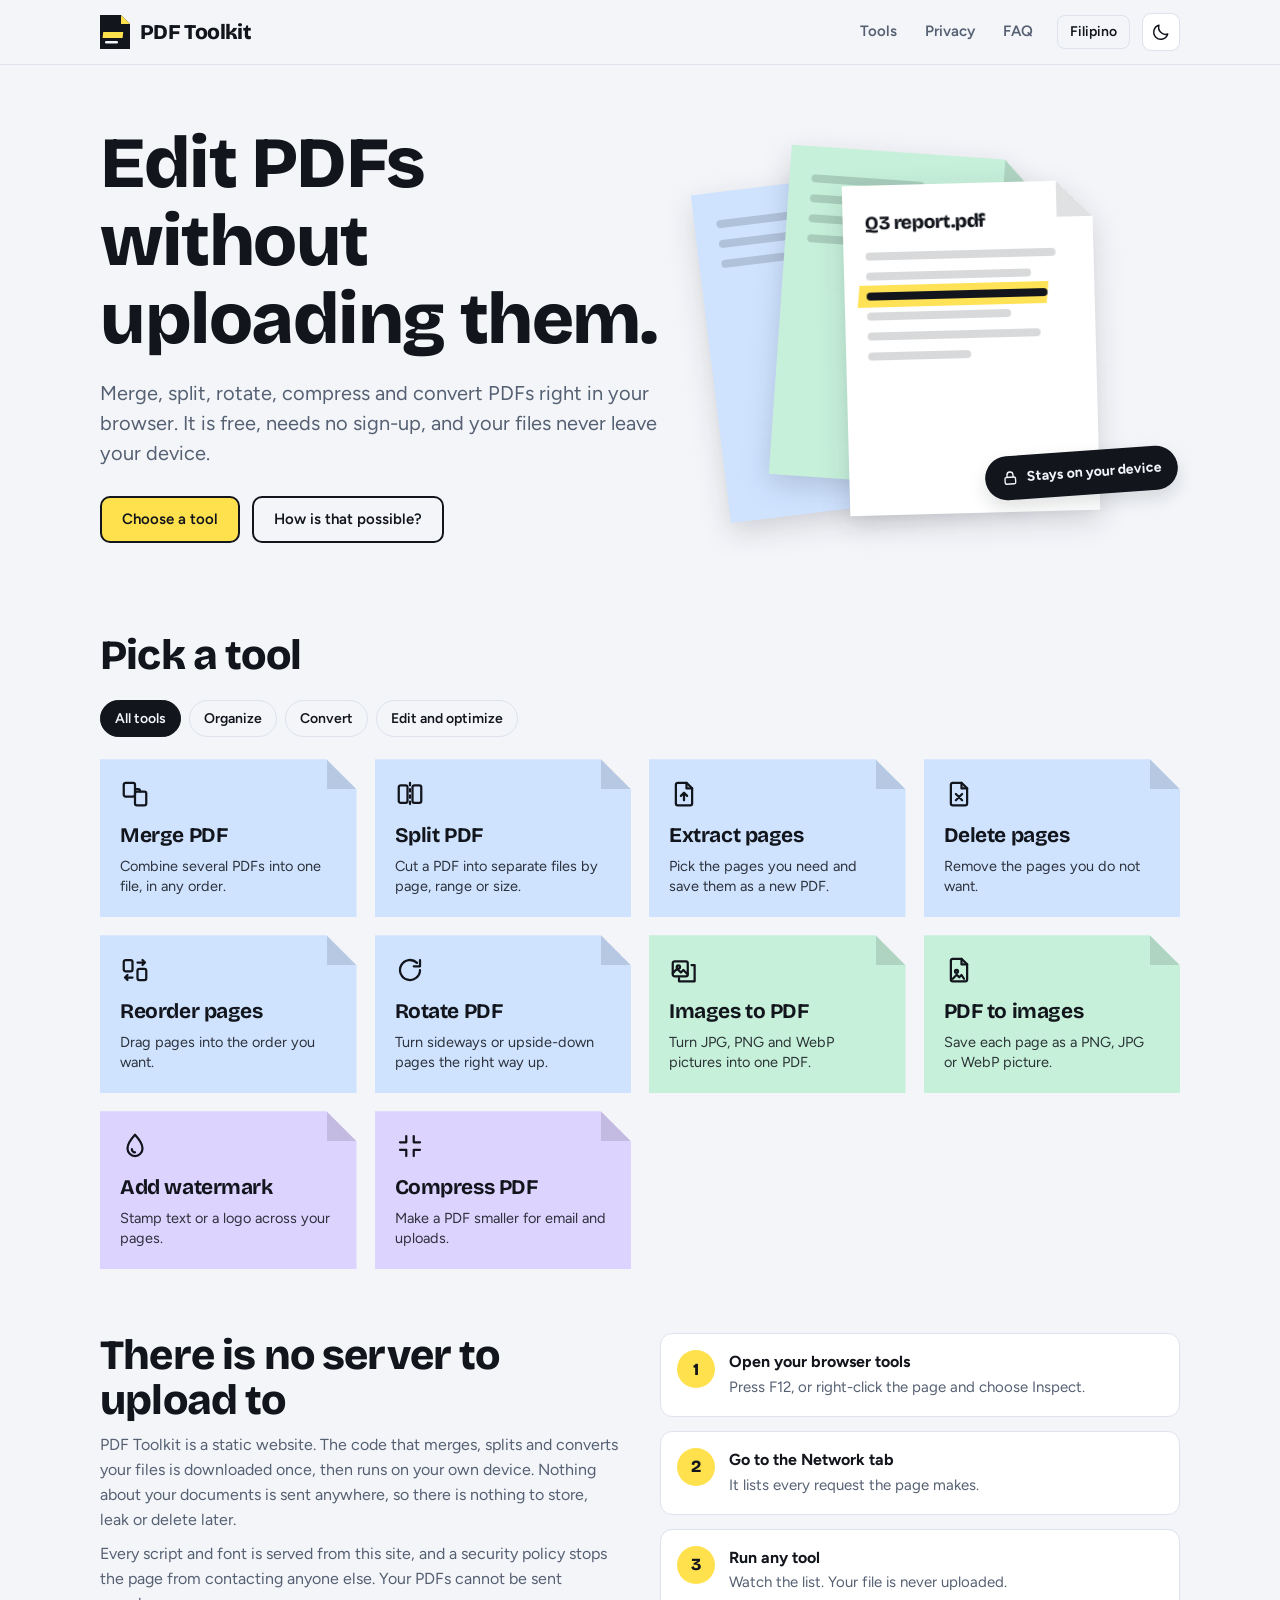
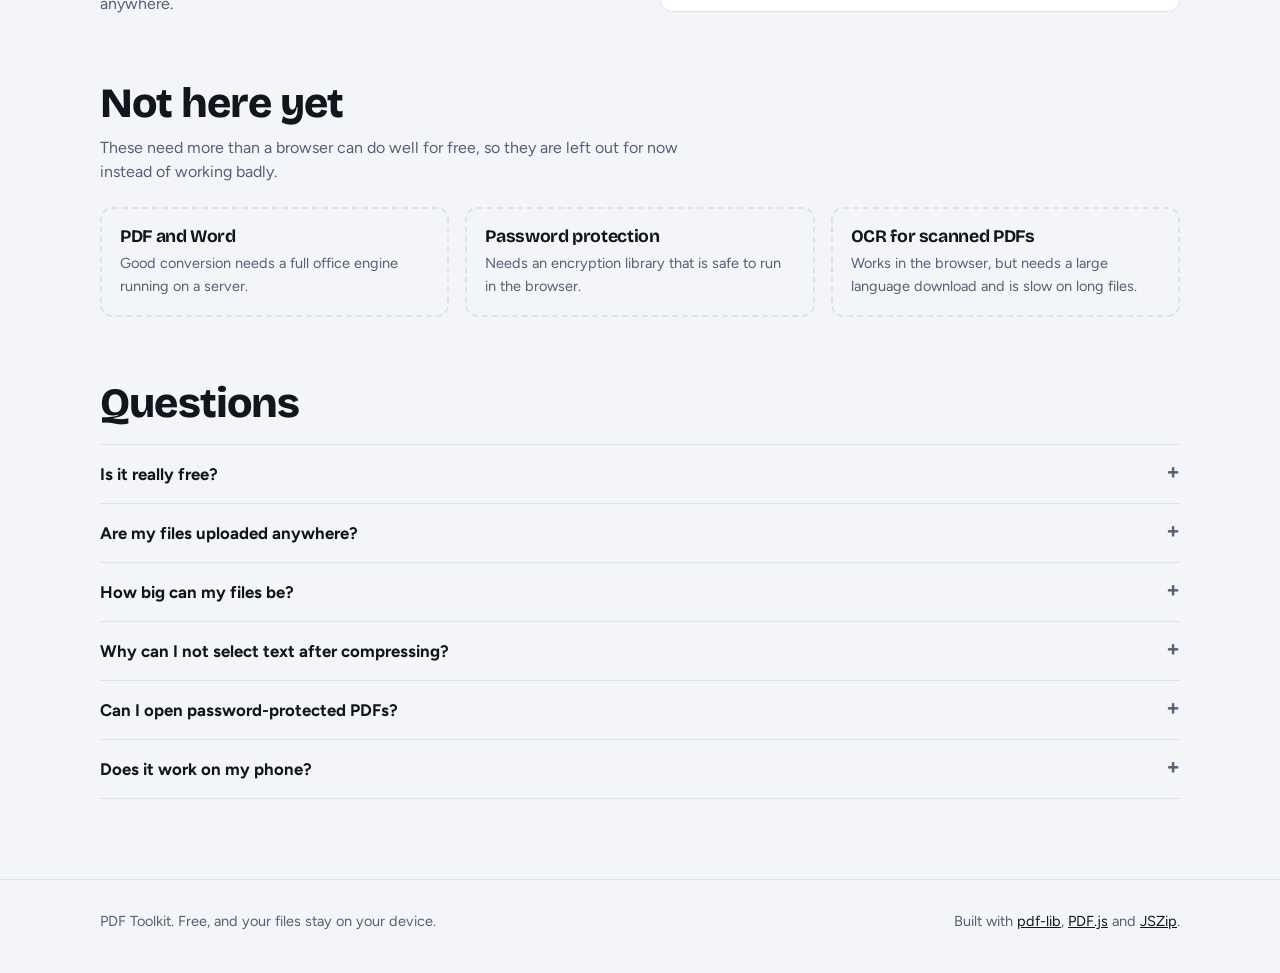
<file: index.html>
<!DOCTYPE html>
<html lang="en">
<head>
<meta charset="utf-8">
<meta http-equiv="Content-Security-Policy" content="default-src 'self'; script-src 'self'; style-src 'self'; img-src 'self' data: blob:; font-src 'self'; connect-src 'self'; worker-src 'self' blob:; object-src 'none'; base-uri 'self'; form-action 'none'">
<meta name="viewport" content="width=device-width, initial-scale=1, viewport-fit=cover">
<meta name="color-scheme" content="light dark">
<title>PDF Toolkit: free PDF tools that run in your browser</title>
<meta name="description" content="Merge, split, rotate, compress and convert PDFs for free. Everything runs in your browser, so your files never leave your device.">
<meta property="og:type" content="website">
<meta property="og:site_name" content="PDF Toolkit">
<meta property="og:title" content="PDF Toolkit: free PDF tools that run in your browser">
<meta property="og:description" content="Merge, split, rotate, compress and convert PDFs for free. Everything runs in your browser, so your files never leave your device.">
<meta name="twitter:card" content="summary">
<meta name="theme-color" content="#f3f5f9" media="(prefers-color-scheme: light)">
<meta name="theme-color" content="#0e1116" media="(prefers-color-scheme: dark)">
<link rel="manifest" href="manifest.webmanifest">
<link rel="icon" type="image/png" sizes="32x32" href="icons/favicon-32.png">
<link rel="icon" type="image/png" sizes="192x192" href="icons/icon-192.png">
<link rel="apple-touch-icon" href="icons/apple-touch-icon.png">
<link rel="preload" href="fonts/bricolage-grotesque-latin-wght-normal.woff2" as="font" type="font/woff2" crossorigin>
<link rel="stylesheet" href="css/style.css">
<script type="application/ld+json">{"@context":"https://schema.org","@type":"WebApplication","name":"PDF Toolkit","description":"Merge, split, rotate, compress and convert PDFs for free. Everything runs in your browser, so your files never leave your device.","applicationCategory":"UtilitiesApplication","operatingSystem":"Any","browserRequirements":"Requires a modern web browser","offers":{"@type":"Offer","price":"0","priceCurrency":"USD"}}</script>
</head>
<body>
<noscript><div class="banner">PDF Toolkit needs JavaScript to process files in your browser.</div></noscript>
<div id="app">
<main class="wrap hero" id="main">
<div>
<h1>Edit PDFs without uploading them.</h1>
<p class="lede">Merge, split, rotate, compress and convert PDFs right in your browser. It is free, needs no sign-up, and your files never leave your device.</p>
</div>
</main>
<section class="wrap section">
<h2>Pick a tool</h2>
<div class="grid">
<a class="tile tint-sky" href="merge/"><h3>Merge PDF</h3><p>Combine several PDFs into one file, in any order.</p></a>
<a class="tile tint-sky" href="split/"><h3>Split PDF</h3><p>Cut a PDF into separate files by page, range or size.</p></a>
<a class="tile tint-sky" href="extract/"><h3>Extract pages</h3><p>Pick the pages you need and save them as a new PDF.</p></a>
<a class="tile tint-sky" href="delete/"><h3>Delete pages</h3><p>Remove the pages you do not want.</p></a>
<a class="tile tint-sky" href="reorder/"><h3>Reorder pages</h3><p>Drag pages into the order you want.</p></a>
<a class="tile tint-sky" href="rotate/"><h3>Rotate PDF</h3><p>Turn sideways or upside-down pages the right way up.</p></a>
<a class="tile tint-mint" href="images-to-pdf/"><h3>Images to PDF</h3><p>Turn JPG, PNG and WebP pictures into one PDF.</p></a>
<a class="tile tint-mint" href="pdf-to-images/"><h3>PDF to images</h3><p>Save each page as a PNG, JPG or WebP picture.</p></a>
<a class="tile tint-lilac" href="watermark/"><h3>Add watermark</h3><p>Stamp text or a logo across your pages.</p></a>
<a class="tile tint-lilac" href="compress/"><h3>Compress PDF</h3><p>Make a PDF smaller for email and uploads.</p></a>
</div>
</section>
</div>
<div id="toasts" aria-live="polite"></div>

<script src="vendor/pdf-lib.min.js"></script>
<script src="vendor/pdf.min.js"></script>
<script src="vendor/jszip.min.js"></script>
<script src="js/i18n.js"></script>
<script src="js/lang/fil.js"></script>
<script src="js/config.js"></script>
<script src="js/tools-meta.js"></script>
<script src="js/app.js"></script>
</body>
</html>
</file>
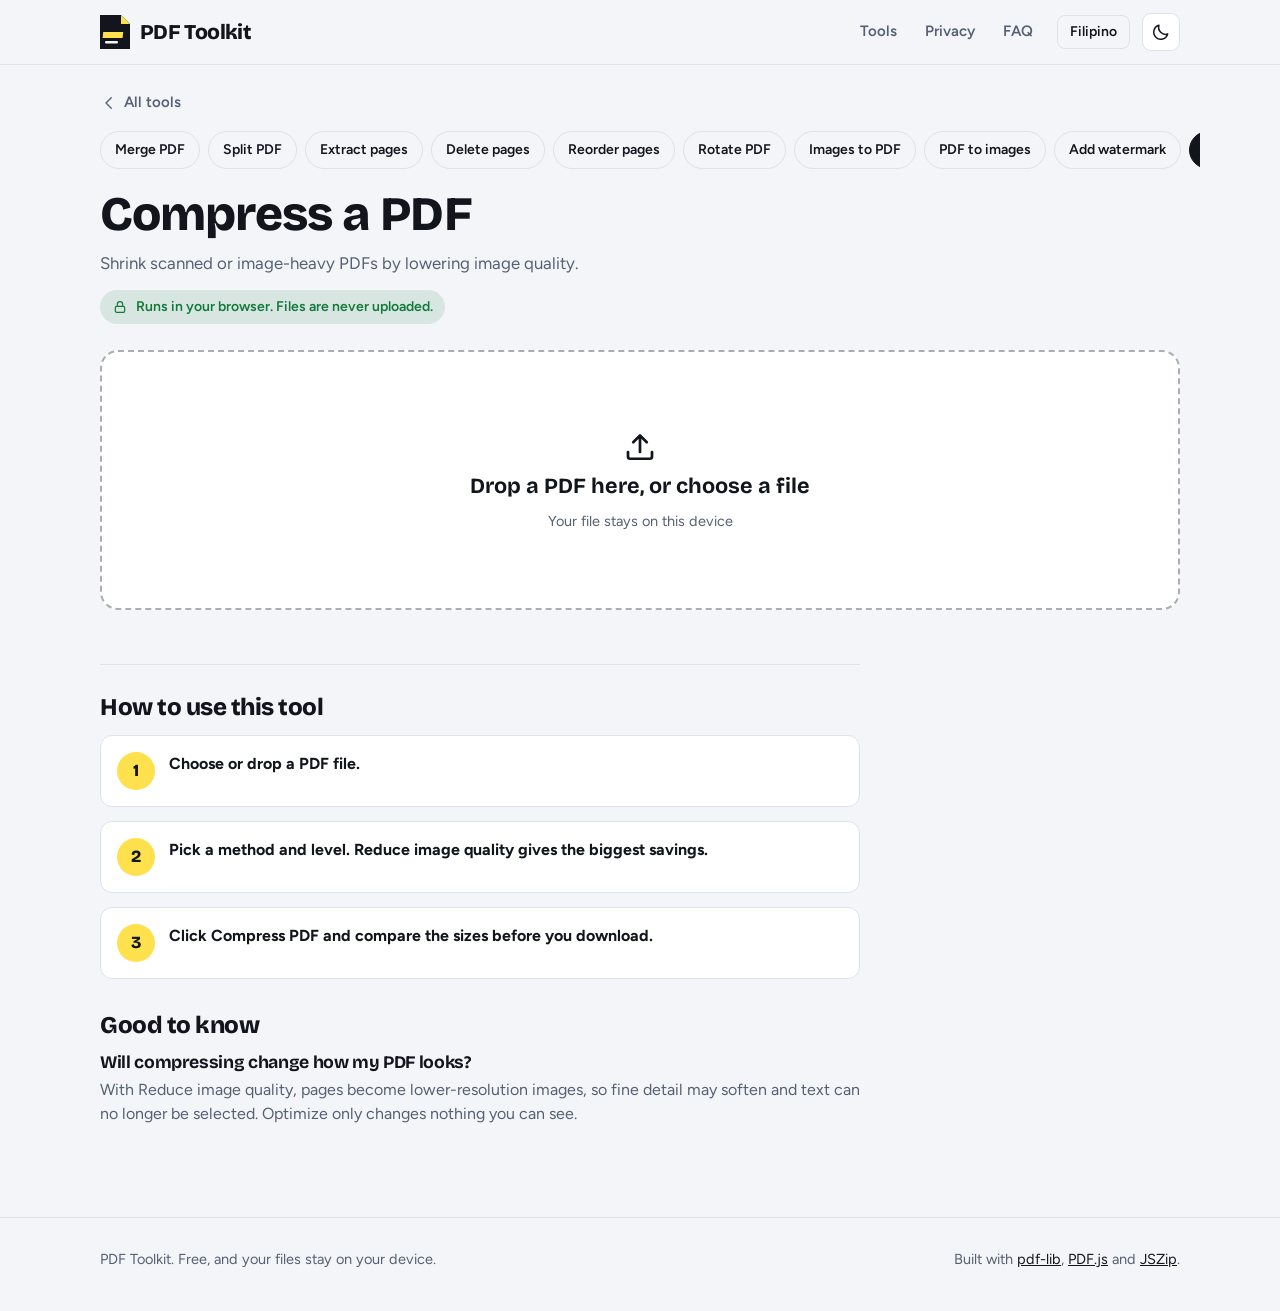
<file: compress/index.html>
<!DOCTYPE html>
<html lang="en">
<head>
<meta charset="utf-8">
<meta http-equiv="Content-Security-Policy" content="default-src 'self'; script-src 'self'; style-src 'self'; img-src 'self' data: blob:; font-src 'self'; connect-src 'self'; worker-src 'self' blob:; object-src 'none'; base-uri 'self'; form-action 'none'">
<meta name="viewport" content="width=device-width, initial-scale=1, viewport-fit=cover">
<meta name="color-scheme" content="light dark">
<title>Compress a PDF to a smaller size: free and private | PDF Toolkit</title>
<meta name="description" content="Make a PDF smaller for email and uploads. Free, private, and it runs in your browser with no upload.">
<meta property="og:type" content="website">
<meta property="og:site_name" content="PDF Toolkit">
<meta property="og:title" content="Compress a PDF to a smaller size: free and private | PDF Toolkit">
<meta property="og:description" content="Make a PDF smaller for email and uploads. Free, private, and it runs in your browser with no upload.">
<meta name="twitter:card" content="summary">
<meta name="theme-color" content="#f3f5f9" media="(prefers-color-scheme: light)">
<meta name="theme-color" content="#0e1116" media="(prefers-color-scheme: dark)">
<link rel="manifest" href="../manifest.webmanifest">
<link rel="icon" type="image/png" sizes="32x32" href="../icons/favicon-32.png">
<link rel="icon" type="image/png" sizes="192x192" href="../icons/icon-192.png">
<link rel="apple-touch-icon" href="../icons/apple-touch-icon.png">
<link rel="preload" href="../fonts/bricolage-grotesque-latin-wght-normal.woff2" as="font" type="font/woff2" crossorigin>
<link rel="stylesheet" href="../css/style.css">
<script type="application/ld+json">{"@context":"https://schema.org","@type":"WebApplication","name":"Compress PDF","description":"Make a PDF smaller for email and uploads. Free, private, and it runs in your browser with no upload.","applicationCategory":"UtilitiesApplication","operatingSystem":"Any","browserRequirements":"Requires a modern web browser","offers":{"@type":"Offer","price":"0","priceCurrency":"USD"}}</script>
</head>
<body>
<noscript><div class="banner">PDF Toolkit needs JavaScript to process files in your browser.</div></noscript>
<div id="app">
<main class="wrap tool" id="main">
<a class="back" href="../">All tools</a>
<h1>Compress a PDF</h1>
<p class="lede small">Shrink scanned or image-heavy PDFs by lowering image quality.</p>
<section class="tool-info">
<h2>How to use this tool</h2>
<ol class="steps">
<li><div><strong>Choose or drop a PDF file.</strong></div></li>
<li><div><strong>Pick a method and level. Reduce image quality gives the biggest savings.</strong></div></li>
<li><div><strong>Click Compress PDF and compare the sizes before you download.</strong></div></li>
</ol>
<h2>Good to know</h2>
<h3>Will compressing change how my PDF looks?</h3>
<p class="sub">With Reduce image quality, pages become lower-resolution images, so fine detail may soften and text can no longer be selected. Optimize only changes nothing you can see.</p>
</section>
</main>
</div>
<div id="toasts" aria-live="polite"></div>

<script src="../vendor/pdf-lib.min.js"></script>
<script src="../vendor/pdf.min.js"></script>
<script src="../vendor/jszip.min.js"></script>
<script src="../js/i18n.js"></script>
<script src="../js/lang/fil.js"></script>
<script src="../js/config.js"></script>
<script src="../js/tools-meta.js"></script>
<script src="../js/app.js"></script>
</body>
</html>
</file>
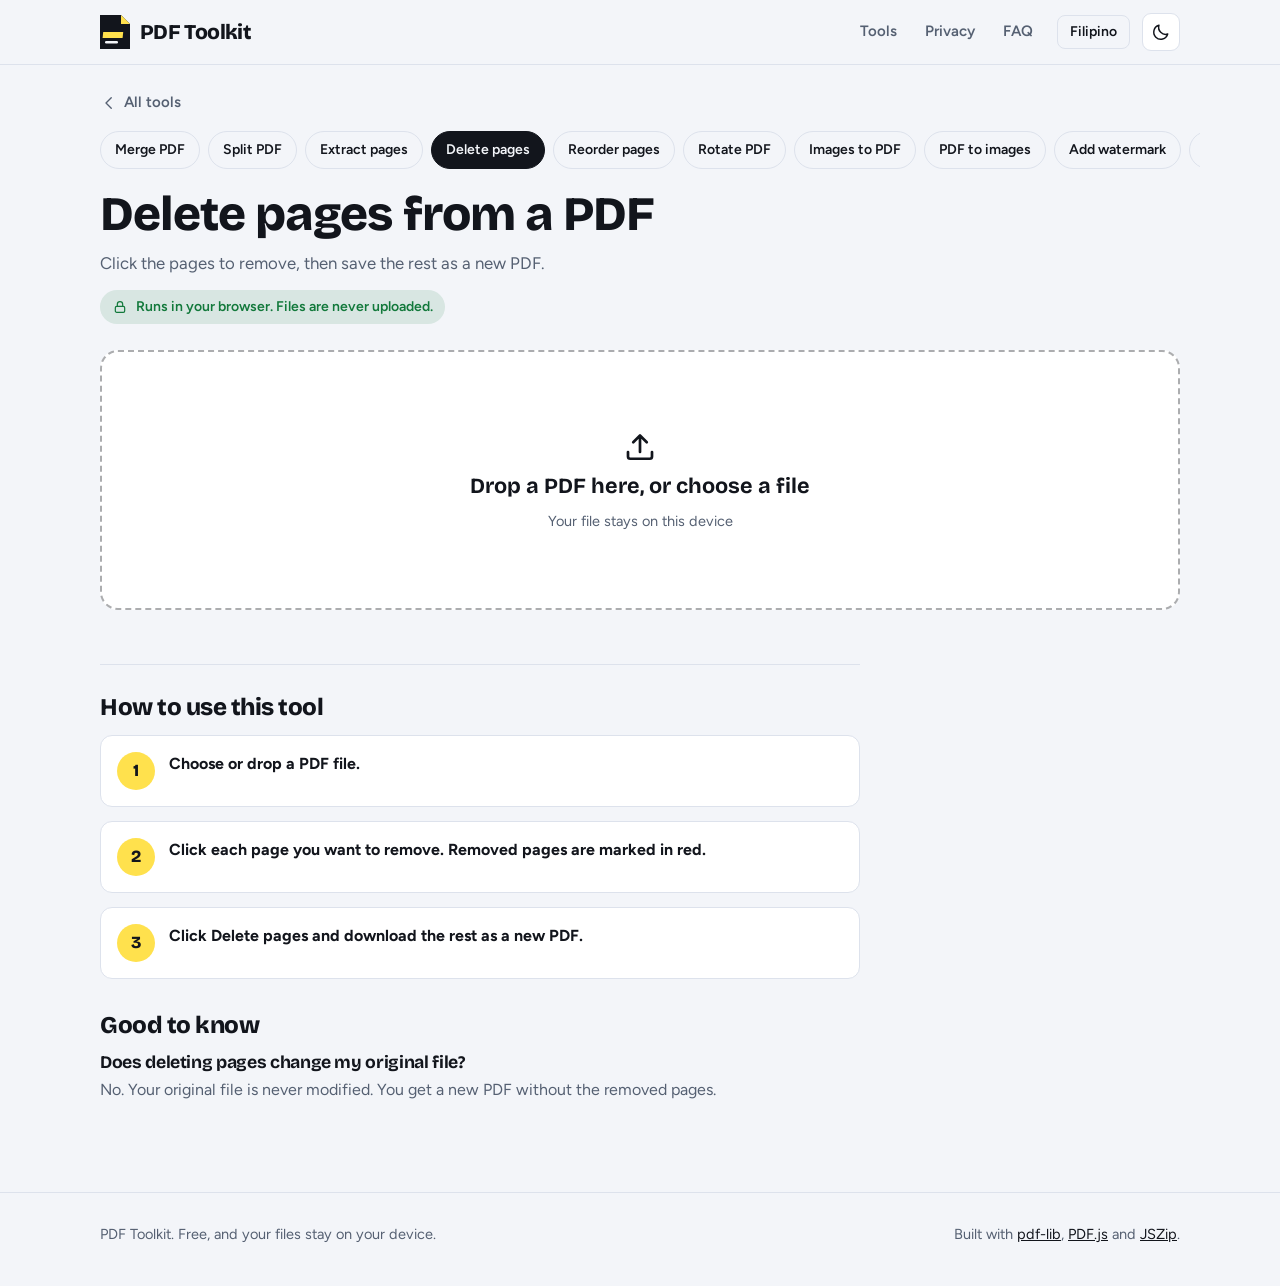
<file: delete/index.html>
<!DOCTYPE html>
<html lang="en">
<head>
<meta charset="utf-8">
<meta http-equiv="Content-Security-Policy" content="default-src 'self'; script-src 'self'; style-src 'self'; img-src 'self' data: blob:; font-src 'self'; connect-src 'self'; worker-src 'self' blob:; object-src 'none'; base-uri 'self'; form-action 'none'">
<meta name="viewport" content="width=device-width, initial-scale=1, viewport-fit=cover">
<meta name="color-scheme" content="light dark">
<title>Delete pages from a PDF: free and private | PDF Toolkit</title>
<meta name="description" content="Remove unwanted pages from a PDF for free. Your file never leaves your device.">
<meta property="og:type" content="website">
<meta property="og:site_name" content="PDF Toolkit">
<meta property="og:title" content="Delete pages from a PDF: free and private | PDF Toolkit">
<meta property="og:description" content="Remove unwanted pages from a PDF for free. Your file never leaves your device.">
<meta name="twitter:card" content="summary">
<meta name="theme-color" content="#f3f5f9" media="(prefers-color-scheme: light)">
<meta name="theme-color" content="#0e1116" media="(prefers-color-scheme: dark)">
<link rel="manifest" href="../manifest.webmanifest">
<link rel="icon" type="image/png" sizes="32x32" href="../icons/favicon-32.png">
<link rel="icon" type="image/png" sizes="192x192" href="../icons/icon-192.png">
<link rel="apple-touch-icon" href="../icons/apple-touch-icon.png">
<link rel="preload" href="../fonts/bricolage-grotesque-latin-wght-normal.woff2" as="font" type="font/woff2" crossorigin>
<link rel="stylesheet" href="../css/style.css">
<script type="application/ld+json">{"@context":"https://schema.org","@type":"WebApplication","name":"Delete pages","description":"Remove unwanted pages from a PDF for free. Your file never leaves your device.","applicationCategory":"UtilitiesApplication","operatingSystem":"Any","browserRequirements":"Requires a modern web browser","offers":{"@type":"Offer","price":"0","priceCurrency":"USD"}}</script>
</head>
<body>
<noscript><div class="banner">PDF Toolkit needs JavaScript to process files in your browser.</div></noscript>
<div id="app">
<main class="wrap tool" id="main">
<a class="back" href="../">All tools</a>
<h1>Delete pages from a PDF</h1>
<p class="lede small">Click the pages to remove, then save the rest as a new PDF.</p>
<section class="tool-info">
<h2>How to use this tool</h2>
<ol class="steps">
<li><div><strong>Choose or drop a PDF file.</strong></div></li>
<li><div><strong>Click each page you want to remove. Removed pages are marked in red.</strong></div></li>
<li><div><strong>Click Delete pages and download the rest as a new PDF.</strong></div></li>
</ol>
<h2>Good to know</h2>
<h3>Does deleting pages change my original file?</h3>
<p class="sub">No. Your original file is never modified. You get a new PDF without the removed pages.</p>
</section>
</main>
</div>
<div id="toasts" aria-live="polite"></div>

<script src="../vendor/pdf-lib.min.js"></script>
<script src="../vendor/pdf.min.js"></script>
<script src="../vendor/jszip.min.js"></script>
<script src="../js/i18n.js"></script>
<script src="../js/lang/fil.js"></script>
<script src="../js/config.js"></script>
<script src="../js/tools-meta.js"></script>
<script src="../js/app.js"></script>
</body>
</html>
</file>
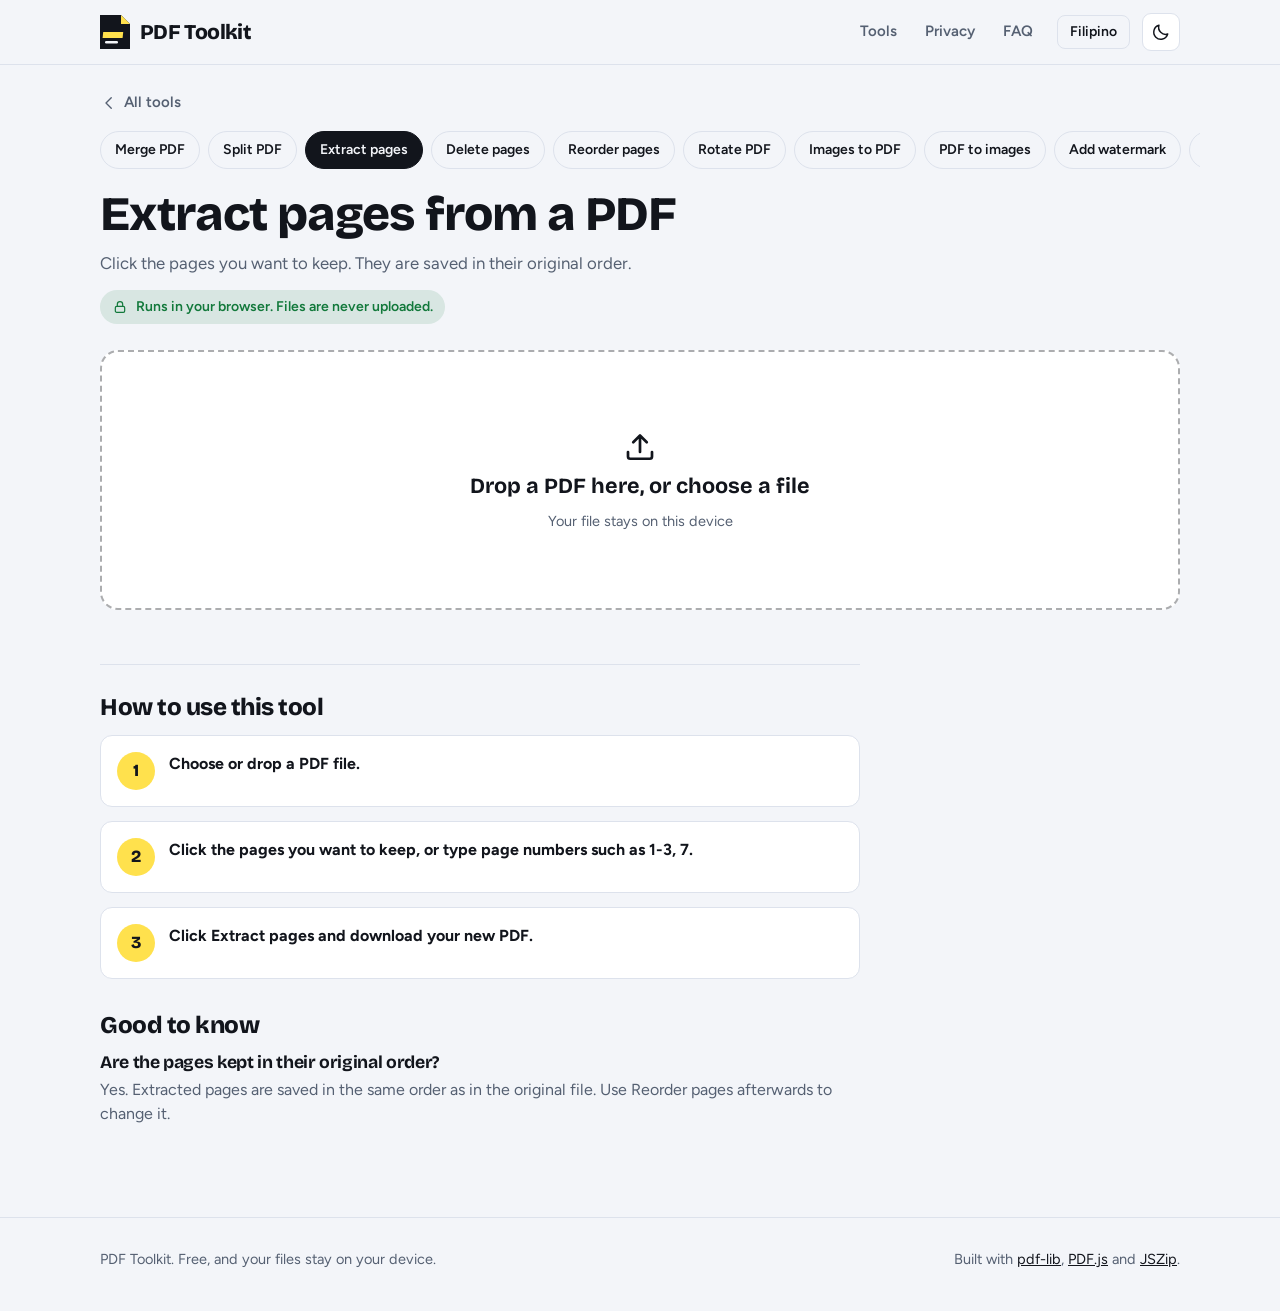
<file: extract/index.html>
<!DOCTYPE html>
<html lang="en">
<head>
<meta charset="utf-8">
<meta http-equiv="Content-Security-Policy" content="default-src 'self'; script-src 'self'; style-src 'self'; img-src 'self' data: blob:; font-src 'self'; connect-src 'self'; worker-src 'self' blob:; object-src 'none'; base-uri 'self'; form-action 'none'">
<meta name="viewport" content="width=device-width, initial-scale=1, viewport-fit=cover">
<meta name="color-scheme" content="light dark">
<title>Extract pages from a PDF: free and private | PDF Toolkit</title>
<meta name="description" content="Pick pages from a PDF and save them as a new file. Free, no upload, and it works right in your browser.">
<meta property="og:type" content="website">
<meta property="og:site_name" content="PDF Toolkit">
<meta property="og:title" content="Extract pages from a PDF: free and private | PDF Toolkit">
<meta property="og:description" content="Pick pages from a PDF and save them as a new file. Free, no upload, and it works right in your browser.">
<meta name="twitter:card" content="summary">
<meta name="theme-color" content="#f3f5f9" media="(prefers-color-scheme: light)">
<meta name="theme-color" content="#0e1116" media="(prefers-color-scheme: dark)">
<link rel="manifest" href="../manifest.webmanifest">
<link rel="icon" type="image/png" sizes="32x32" href="../icons/favicon-32.png">
<link rel="icon" type="image/png" sizes="192x192" href="../icons/icon-192.png">
<link rel="apple-touch-icon" href="../icons/apple-touch-icon.png">
<link rel="preload" href="../fonts/bricolage-grotesque-latin-wght-normal.woff2" as="font" type="font/woff2" crossorigin>
<link rel="stylesheet" href="../css/style.css">
<script type="application/ld+json">{"@context":"https://schema.org","@type":"WebApplication","name":"Extract pages","description":"Pick pages from a PDF and save them as a new file. Free, no upload, and it works right in your browser.","applicationCategory":"UtilitiesApplication","operatingSystem":"Any","browserRequirements":"Requires a modern web browser","offers":{"@type":"Offer","price":"0","priceCurrency":"USD"}}</script>
</head>
<body>
<noscript><div class="banner">PDF Toolkit needs JavaScript to process files in your browser.</div></noscript>
<div id="app">
<main class="wrap tool" id="main">
<a class="back" href="../">All tools</a>
<h1>Extract pages from a PDF</h1>
<p class="lede small">Click the pages you want to keep. They are saved in their original order.</p>
<section class="tool-info">
<h2>How to use this tool</h2>
<ol class="steps">
<li><div><strong>Choose or drop a PDF file.</strong></div></li>
<li><div><strong>Click the pages you want to keep, or type page numbers such as 1-3, 7.</strong></div></li>
<li><div><strong>Click Extract pages and download your new PDF.</strong></div></li>
</ol>
<h2>Good to know</h2>
<h3>Are the pages kept in their original order?</h3>
<p class="sub">Yes. Extracted pages are saved in the same order as in the original file. Use Reorder pages afterwards to change it.</p>
</section>
</main>
</div>
<div id="toasts" aria-live="polite"></div>

<script src="../vendor/pdf-lib.min.js"></script>
<script src="../vendor/pdf.min.js"></script>
<script src="../vendor/jszip.min.js"></script>
<script src="../js/i18n.js"></script>
<script src="../js/lang/fil.js"></script>
<script src="../js/config.js"></script>
<script src="../js/tools-meta.js"></script>
<script src="../js/app.js"></script>
</body>
</html>
</file>
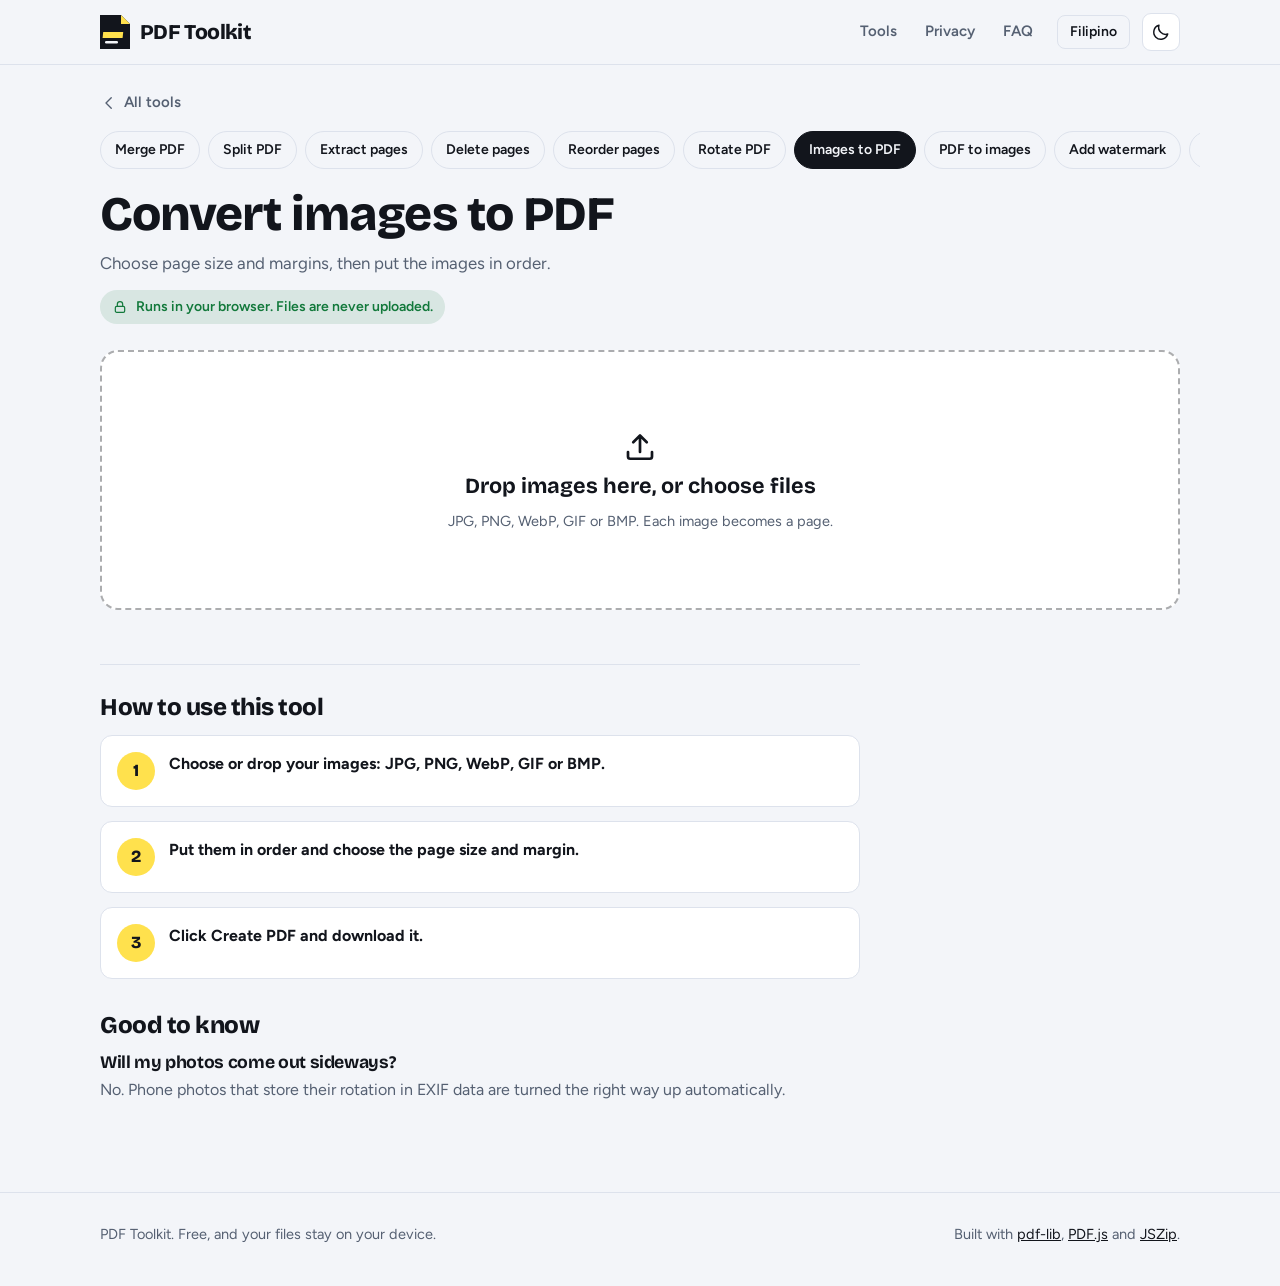
<file: images-to-pdf/index.html>
<!DOCTYPE html>
<html lang="en">
<head>
<meta charset="utf-8">
<meta http-equiv="Content-Security-Policy" content="default-src 'self'; script-src 'self'; style-src 'self'; img-src 'self' data: blob:; font-src 'self'; connect-src 'self'; worker-src 'self' blob:; object-src 'none'; base-uri 'self'; form-action 'none'">
<meta name="viewport" content="width=device-width, initial-scale=1, viewport-fit=cover">
<meta name="color-scheme" content="light dark">
<title>Convert JPG, PNG and WebP images to PDF: free | PDF Toolkit</title>
<meta name="description" content="Turn photos and images into one PDF for free. Choose page size and margins. Nothing is uploaded.">
<meta property="og:type" content="website">
<meta property="og:site_name" content="PDF Toolkit">
<meta property="og:title" content="Convert JPG, PNG and WebP images to PDF: free | PDF Toolkit">
<meta property="og:description" content="Turn photos and images into one PDF for free. Choose page size and margins. Nothing is uploaded.">
<meta name="twitter:card" content="summary">
<meta name="theme-color" content="#f3f5f9" media="(prefers-color-scheme: light)">
<meta name="theme-color" content="#0e1116" media="(prefers-color-scheme: dark)">
<link rel="manifest" href="../manifest.webmanifest">
<link rel="icon" type="image/png" sizes="32x32" href="../icons/favicon-32.png">
<link rel="icon" type="image/png" sizes="192x192" href="../icons/icon-192.png">
<link rel="apple-touch-icon" href="../icons/apple-touch-icon.png">
<link rel="preload" href="../fonts/bricolage-grotesque-latin-wght-normal.woff2" as="font" type="font/woff2" crossorigin>
<link rel="stylesheet" href="../css/style.css">
<script type="application/ld+json">{"@context":"https://schema.org","@type":"WebApplication","name":"Images to PDF","description":"Turn photos and images into one PDF for free. Choose page size and margins. Nothing is uploaded.","applicationCategory":"UtilitiesApplication","operatingSystem":"Any","browserRequirements":"Requires a modern web browser","offers":{"@type":"Offer","price":"0","priceCurrency":"USD"}}</script>
</head>
<body>
<noscript><div class="banner">PDF Toolkit needs JavaScript to process files in your browser.</div></noscript>
<div id="app">
<main class="wrap tool" id="main">
<a class="back" href="../">All tools</a>
<h1>Convert images to PDF</h1>
<p class="lede small">Choose page size and margins, then put the images in order.</p>
<section class="tool-info">
<h2>How to use this tool</h2>
<ol class="steps">
<li><div><strong>Choose or drop your images: JPG, PNG, WebP, GIF or BMP.</strong></div></li>
<li><div><strong>Put them in order and choose the page size and margin.</strong></div></li>
<li><div><strong>Click Create PDF and download it.</strong></div></li>
</ol>
<h2>Good to know</h2>
<h3>Will my photos come out sideways?</h3>
<p class="sub">No. Phone photos that store their rotation in EXIF data are turned the right way up automatically.</p>
</section>
</main>
</div>
<div id="toasts" aria-live="polite"></div>

<script src="../vendor/pdf-lib.min.js"></script>
<script src="../vendor/pdf.min.js"></script>
<script src="../vendor/jszip.min.js"></script>
<script src="../js/i18n.js"></script>
<script src="../js/lang/fil.js"></script>
<script src="../js/config.js"></script>
<script src="../js/tools-meta.js"></script>
<script src="../js/app.js"></script>
</body>
</html>
</file>
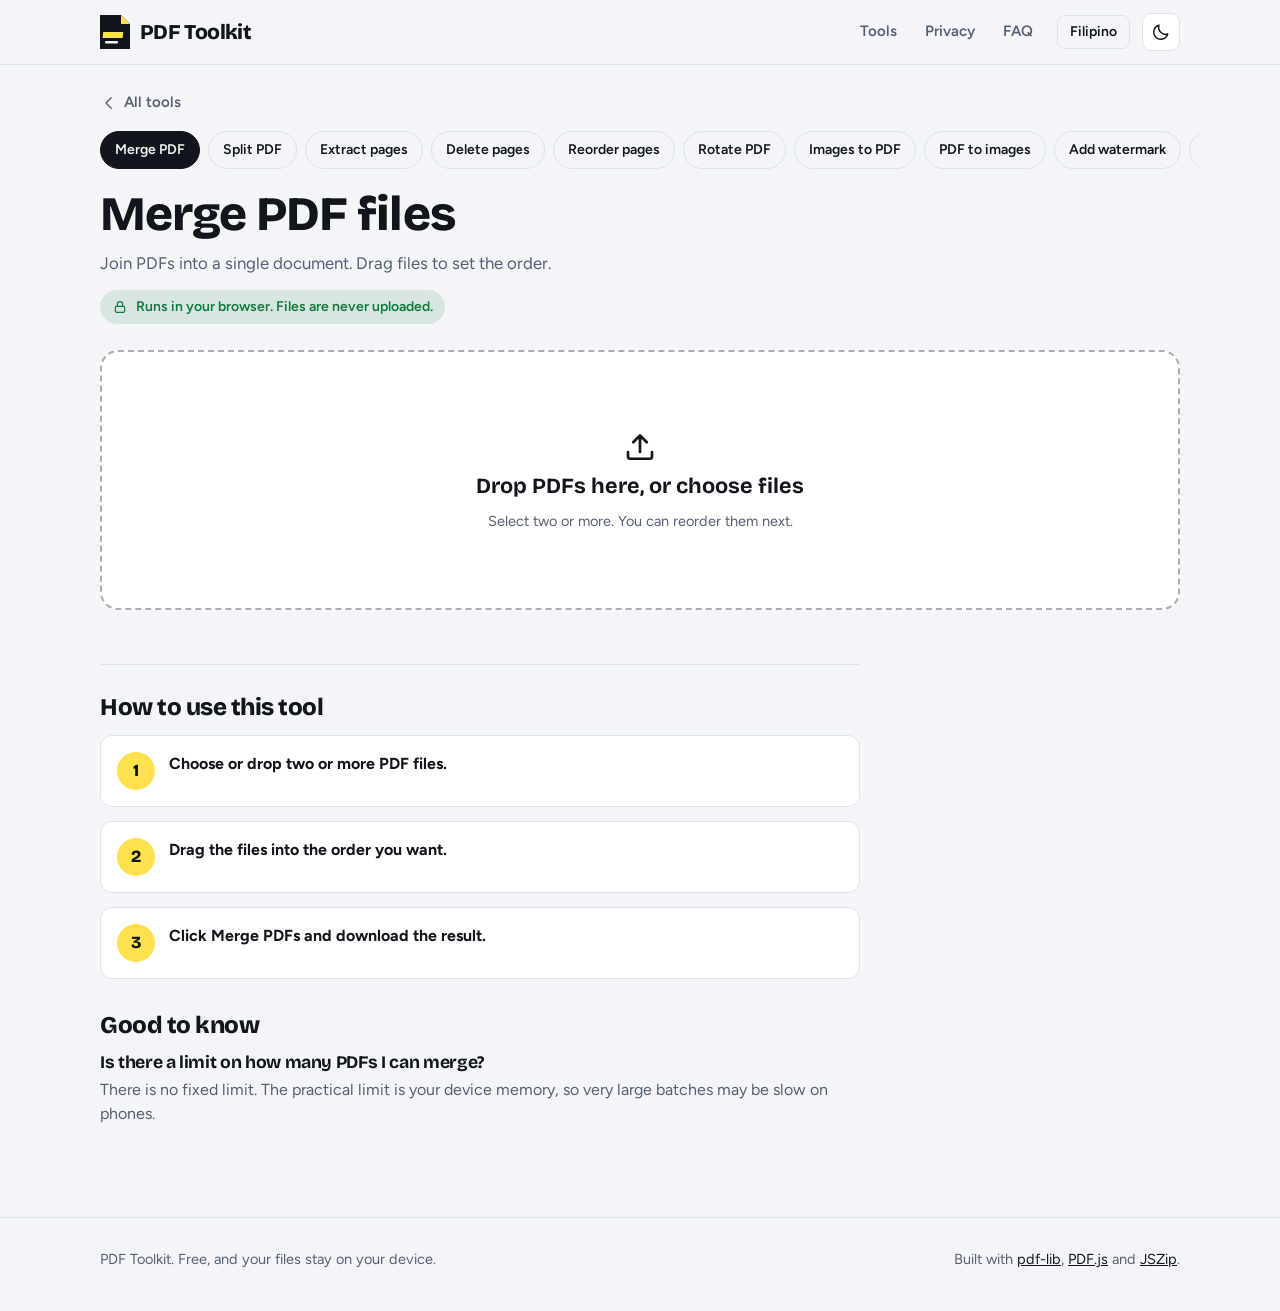
<file: merge/index.html>
<!DOCTYPE html>
<html lang="en">
<head>
<meta charset="utf-8">
<meta http-equiv="Content-Security-Policy" content="default-src 'self'; script-src 'self'; style-src 'self'; img-src 'self' data: blob:; font-src 'self'; connect-src 'self'; worker-src 'self' blob:; object-src 'none'; base-uri 'self'; form-action 'none'">
<meta name="viewport" content="width=device-width, initial-scale=1, viewport-fit=cover">
<meta name="color-scheme" content="light dark">
<title>Merge PDF files online: free and private | PDF Toolkit</title>
<meta name="description" content="Combine several PDFs into one file for free. Drag to reorder. No upload and no sign-up: everything runs in your browser.">
<meta property="og:type" content="website">
<meta property="og:site_name" content="PDF Toolkit">
<meta property="og:title" content="Merge PDF files online: free and private | PDF Toolkit">
<meta property="og:description" content="Combine several PDFs into one file for free. Drag to reorder. No upload and no sign-up: everything runs in your browser.">
<meta name="twitter:card" content="summary">
<meta name="theme-color" content="#f3f5f9" media="(prefers-color-scheme: light)">
<meta name="theme-color" content="#0e1116" media="(prefers-color-scheme: dark)">
<link rel="manifest" href="../manifest.webmanifest">
<link rel="icon" type="image/png" sizes="32x32" href="../icons/favicon-32.png">
<link rel="icon" type="image/png" sizes="192x192" href="../icons/icon-192.png">
<link rel="apple-touch-icon" href="../icons/apple-touch-icon.png">
<link rel="preload" href="../fonts/bricolage-grotesque-latin-wght-normal.woff2" as="font" type="font/woff2" crossorigin>
<link rel="stylesheet" href="../css/style.css">
<script type="application/ld+json">{"@context":"https://schema.org","@type":"WebApplication","name":"Merge PDF","description":"Combine several PDFs into one file for free. Drag to reorder. No upload and no sign-up: everything runs in your browser.","applicationCategory":"UtilitiesApplication","operatingSystem":"Any","browserRequirements":"Requires a modern web browser","offers":{"@type":"Offer","price":"0","priceCurrency":"USD"}}</script>
</head>
<body>
<noscript><div class="banner">PDF Toolkit needs JavaScript to process files in your browser.</div></noscript>
<div id="app">
<main class="wrap tool" id="main">
<a class="back" href="../">All tools</a>
<h1>Merge PDF files</h1>
<p class="lede small">Join PDFs into a single document. Drag files to set the order.</p>
<section class="tool-info">
<h2>How to use this tool</h2>
<ol class="steps">
<li><div><strong>Choose or drop two or more PDF files.</strong></div></li>
<li><div><strong>Drag the files into the order you want.</strong></div></li>
<li><div><strong>Click Merge PDFs and download the result.</strong></div></li>
</ol>
<h2>Good to know</h2>
<h3>Is there a limit on how many PDFs I can merge?</h3>
<p class="sub">There is no fixed limit. The practical limit is your device memory, so very large batches may be slow on phones.</p>
</section>
</main>
</div>
<div id="toasts" aria-live="polite"></div>

<script src="../vendor/pdf-lib.min.js"></script>
<script src="../vendor/pdf.min.js"></script>
<script src="../vendor/jszip.min.js"></script>
<script src="../js/i18n.js"></script>
<script src="../js/lang/fil.js"></script>
<script src="../js/config.js"></script>
<script src="../js/tools-meta.js"></script>
<script src="../js/app.js"></script>
</body>
</html>
</file>
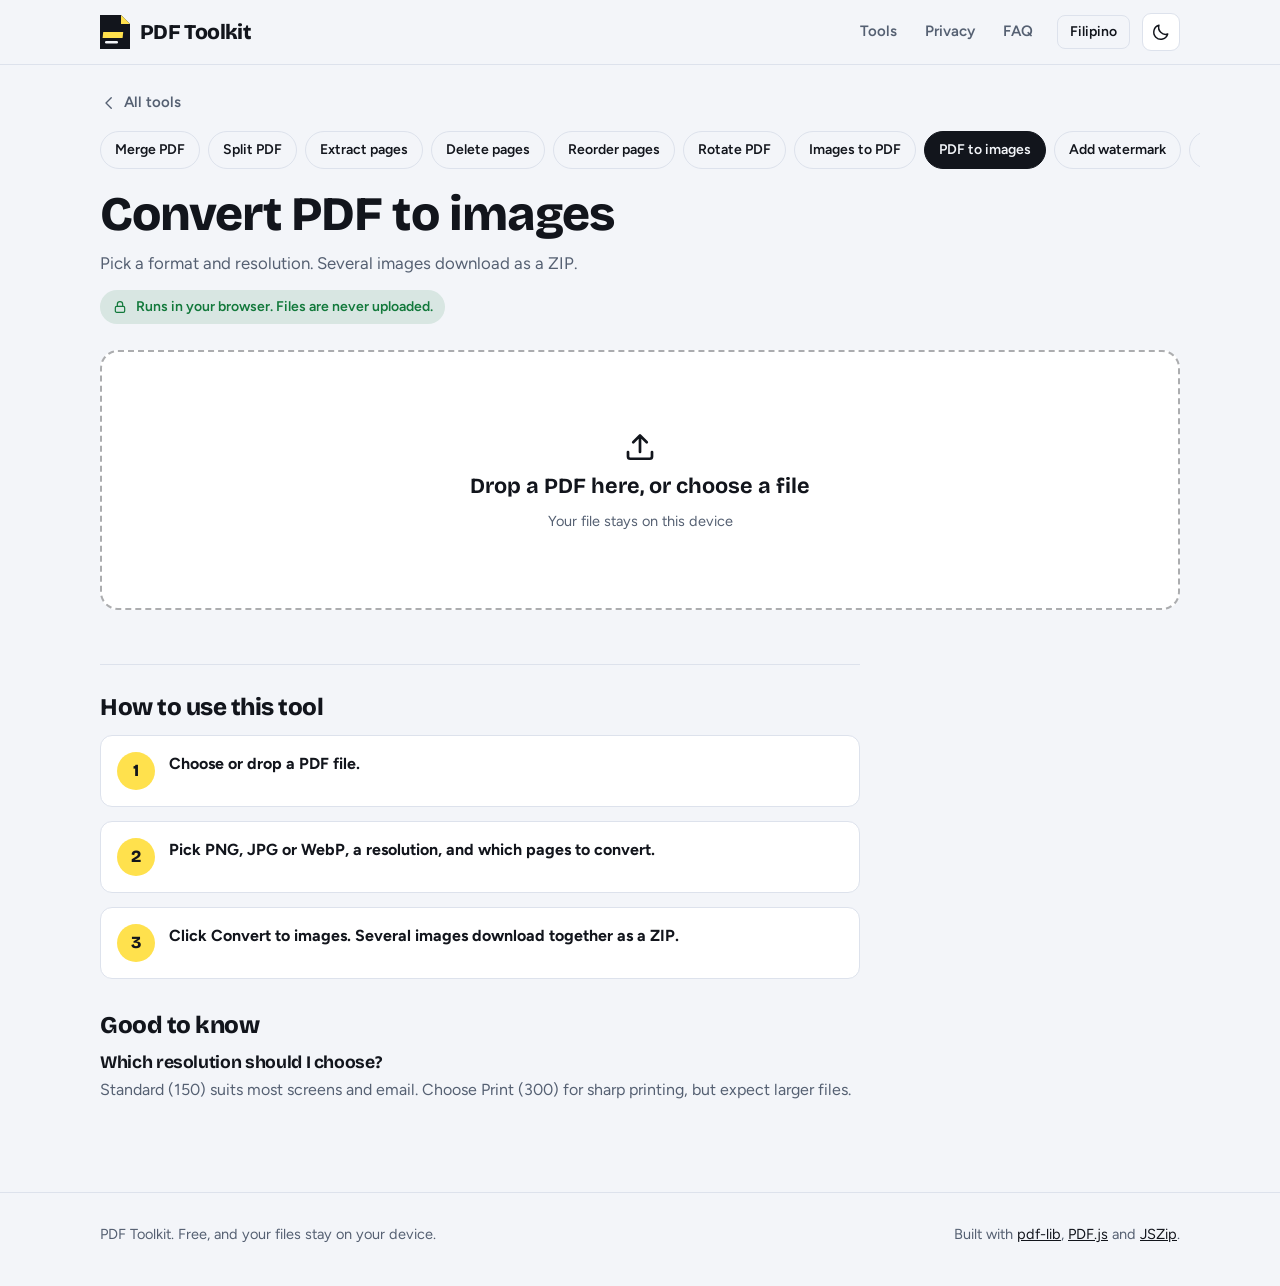
<file: pdf-to-images/index.html>
<!DOCTYPE html>
<html lang="en">
<head>
<meta charset="utf-8">
<meta http-equiv="Content-Security-Policy" content="default-src 'self'; script-src 'self'; style-src 'self'; img-src 'self' data: blob:; font-src 'self'; connect-src 'self'; worker-src 'self' blob:; object-src 'none'; base-uri 'self'; form-action 'none'">
<meta name="viewport" content="width=device-width, initial-scale=1, viewport-fit=cover">
<meta name="color-scheme" content="light dark">
<title>Convert PDF to PNG, JPG or WebP images: free | PDF Toolkit</title>
<meta name="description" content="Save PDF pages as PNG, JPG or WebP images for free. Choose the resolution and pages. Runs in your browser.">
<meta property="og:type" content="website">
<meta property="og:site_name" content="PDF Toolkit">
<meta property="og:title" content="Convert PDF to PNG, JPG or WebP images: free | PDF Toolkit">
<meta property="og:description" content="Save PDF pages as PNG, JPG or WebP images for free. Choose the resolution and pages. Runs in your browser.">
<meta name="twitter:card" content="summary">
<meta name="theme-color" content="#f3f5f9" media="(prefers-color-scheme: light)">
<meta name="theme-color" content="#0e1116" media="(prefers-color-scheme: dark)">
<link rel="manifest" href="../manifest.webmanifest">
<link rel="icon" type="image/png" sizes="32x32" href="../icons/favicon-32.png">
<link rel="icon" type="image/png" sizes="192x192" href="../icons/icon-192.png">
<link rel="apple-touch-icon" href="../icons/apple-touch-icon.png">
<link rel="preload" href="../fonts/bricolage-grotesque-latin-wght-normal.woff2" as="font" type="font/woff2" crossorigin>
<link rel="stylesheet" href="../css/style.css">
<script type="application/ld+json">{"@context":"https://schema.org","@type":"WebApplication","name":"PDF to images","description":"Save PDF pages as PNG, JPG or WebP images for free. Choose the resolution and pages. Runs in your browser.","applicationCategory":"UtilitiesApplication","operatingSystem":"Any","browserRequirements":"Requires a modern web browser","offers":{"@type":"Offer","price":"0","priceCurrency":"USD"}}</script>
</head>
<body>
<noscript><div class="banner">PDF Toolkit needs JavaScript to process files in your browser.</div></noscript>
<div id="app">
<main class="wrap tool" id="main">
<a class="back" href="../">All tools</a>
<h1>Convert PDF to images</h1>
<p class="lede small">Pick a format and resolution. Several images download as a ZIP.</p>
<section class="tool-info">
<h2>How to use this tool</h2>
<ol class="steps">
<li><div><strong>Choose or drop a PDF file.</strong></div></li>
<li><div><strong>Pick PNG, JPG or WebP, a resolution, and which pages to convert.</strong></div></li>
<li><div><strong>Click Convert to images. Several images download together as a ZIP.</strong></div></li>
</ol>
<h2>Good to know</h2>
<h3>Which resolution should I choose?</h3>
<p class="sub">Standard (150) suits most screens and email. Choose Print (300) for sharp printing, but expect larger files.</p>
</section>
</main>
</div>
<div id="toasts" aria-live="polite"></div>

<script src="../vendor/pdf-lib.min.js"></script>
<script src="../vendor/pdf.min.js"></script>
<script src="../vendor/jszip.min.js"></script>
<script src="../js/i18n.js"></script>
<script src="../js/lang/fil.js"></script>
<script src="../js/config.js"></script>
<script src="../js/tools-meta.js"></script>
<script src="../js/app.js"></script>
</body>
</html>
</file>
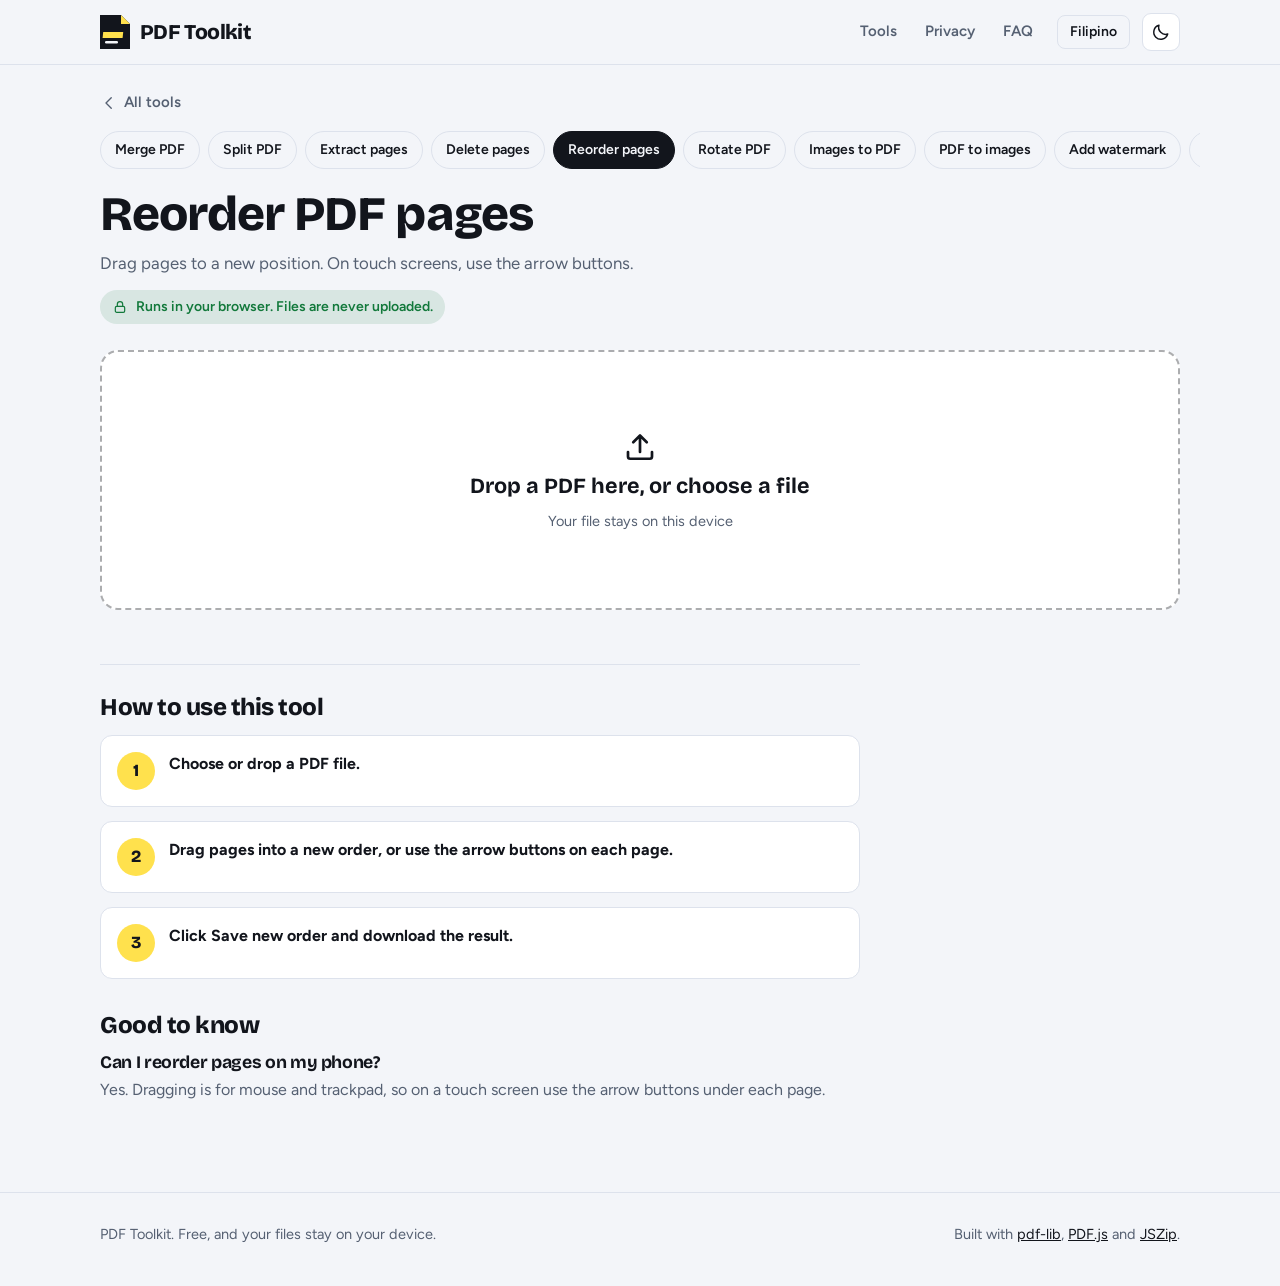
<file: reorder/index.html>
<!DOCTYPE html>
<html lang="en">
<head>
<meta charset="utf-8">
<meta http-equiv="Content-Security-Policy" content="default-src 'self'; script-src 'self'; style-src 'self'; img-src 'self' data: blob:; font-src 'self'; connect-src 'self'; worker-src 'self' blob:; object-src 'none'; base-uri 'self'; form-action 'none'">
<meta name="viewport" content="width=device-width, initial-scale=1, viewport-fit=cover">
<meta name="color-scheme" content="light dark">
<title>Reorder PDF pages by dragging: free and private | PDF Toolkit</title>
<meta name="description" content="Rearrange the pages of a PDF by dragging thumbnails. Free, with no upload and no sign-up.">
<meta property="og:type" content="website">
<meta property="og:site_name" content="PDF Toolkit">
<meta property="og:title" content="Reorder PDF pages by dragging: free and private | PDF Toolkit">
<meta property="og:description" content="Rearrange the pages of a PDF by dragging thumbnails. Free, with no upload and no sign-up.">
<meta name="twitter:card" content="summary">
<meta name="theme-color" content="#f3f5f9" media="(prefers-color-scheme: light)">
<meta name="theme-color" content="#0e1116" media="(prefers-color-scheme: dark)">
<link rel="manifest" href="../manifest.webmanifest">
<link rel="icon" type="image/png" sizes="32x32" href="../icons/favicon-32.png">
<link rel="icon" type="image/png" sizes="192x192" href="../icons/icon-192.png">
<link rel="apple-touch-icon" href="../icons/apple-touch-icon.png">
<link rel="preload" href="../fonts/bricolage-grotesque-latin-wght-normal.woff2" as="font" type="font/woff2" crossorigin>
<link rel="stylesheet" href="../css/style.css">
<script type="application/ld+json">{"@context":"https://schema.org","@type":"WebApplication","name":"Reorder pages","description":"Rearrange the pages of a PDF by dragging thumbnails. Free, with no upload and no sign-up.","applicationCategory":"UtilitiesApplication","operatingSystem":"Any","browserRequirements":"Requires a modern web browser","offers":{"@type":"Offer","price":"0","priceCurrency":"USD"}}</script>
</head>
<body>
<noscript><div class="banner">PDF Toolkit needs JavaScript to process files in your browser.</div></noscript>
<div id="app">
<main class="wrap tool" id="main">
<a class="back" href="../">All tools</a>
<h1>Reorder PDF pages</h1>
<p class="lede small">Drag pages to a new position. On touch screens, use the arrow buttons.</p>
<section class="tool-info">
<h2>How to use this tool</h2>
<ol class="steps">
<li><div><strong>Choose or drop a PDF file.</strong></div></li>
<li><div><strong>Drag pages into a new order, or use the arrow buttons on each page.</strong></div></li>
<li><div><strong>Click Save new order and download the result.</strong></div></li>
</ol>
<h2>Good to know</h2>
<h3>Can I reorder pages on my phone?</h3>
<p class="sub">Yes. Dragging is for mouse and trackpad, so on a touch screen use the arrow buttons under each page.</p>
</section>
</main>
</div>
<div id="toasts" aria-live="polite"></div>

<script src="../vendor/pdf-lib.min.js"></script>
<script src="../vendor/pdf.min.js"></script>
<script src="../vendor/jszip.min.js"></script>
<script src="../js/i18n.js"></script>
<script src="../js/lang/fil.js"></script>
<script src="../js/config.js"></script>
<script src="../js/tools-meta.js"></script>
<script src="../js/app.js"></script>
</body>
</html>
</file>
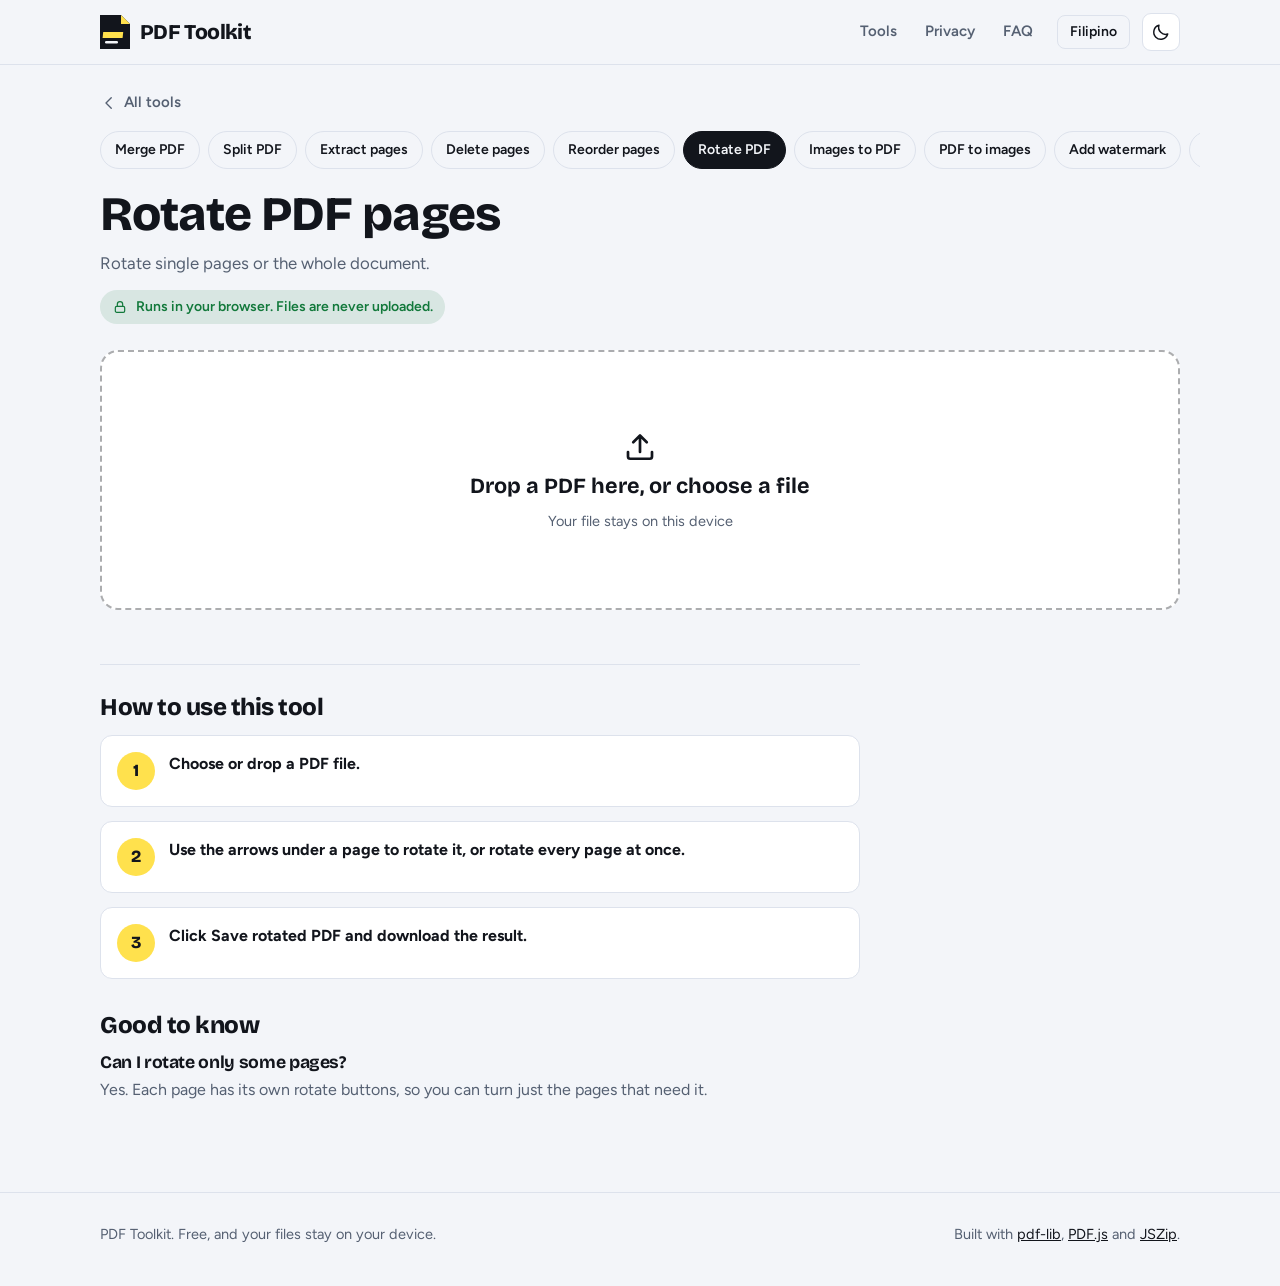
<file: rotate/index.html>
<!DOCTYPE html>
<html lang="en">
<head>
<meta charset="utf-8">
<meta http-equiv="Content-Security-Policy" content="default-src 'self'; script-src 'self'; style-src 'self'; img-src 'self' data: blob:; font-src 'self'; connect-src 'self'; worker-src 'self' blob:; object-src 'none'; base-uri 'self'; form-action 'none'">
<meta name="viewport" content="width=device-width, initial-scale=1, viewport-fit=cover">
<meta name="color-scheme" content="light dark">
<title>Rotate PDF pages: free and private | PDF Toolkit</title>
<meta name="description" content="Rotate one page or a whole PDF and save the result. Free, and your file stays on your device.">
<meta property="og:type" content="website">
<meta property="og:site_name" content="PDF Toolkit">
<meta property="og:title" content="Rotate PDF pages: free and private | PDF Toolkit">
<meta property="og:description" content="Rotate one page or a whole PDF and save the result. Free, and your file stays on your device.">
<meta name="twitter:card" content="summary">
<meta name="theme-color" content="#f3f5f9" media="(prefers-color-scheme: light)">
<meta name="theme-color" content="#0e1116" media="(prefers-color-scheme: dark)">
<link rel="manifest" href="../manifest.webmanifest">
<link rel="icon" type="image/png" sizes="32x32" href="../icons/favicon-32.png">
<link rel="icon" type="image/png" sizes="192x192" href="../icons/icon-192.png">
<link rel="apple-touch-icon" href="../icons/apple-touch-icon.png">
<link rel="preload" href="../fonts/bricolage-grotesque-latin-wght-normal.woff2" as="font" type="font/woff2" crossorigin>
<link rel="stylesheet" href="../css/style.css">
<script type="application/ld+json">{"@context":"https://schema.org","@type":"WebApplication","name":"Rotate PDF","description":"Rotate one page or a whole PDF and save the result. Free, and your file stays on your device.","applicationCategory":"UtilitiesApplication","operatingSystem":"Any","browserRequirements":"Requires a modern web browser","offers":{"@type":"Offer","price":"0","priceCurrency":"USD"}}</script>
</head>
<body>
<noscript><div class="banner">PDF Toolkit needs JavaScript to process files in your browser.</div></noscript>
<div id="app">
<main class="wrap tool" id="main">
<a class="back" href="../">All tools</a>
<h1>Rotate PDF pages</h1>
<p class="lede small">Rotate single pages or the whole document.</p>
<section class="tool-info">
<h2>How to use this tool</h2>
<ol class="steps">
<li><div><strong>Choose or drop a PDF file.</strong></div></li>
<li><div><strong>Use the arrows under a page to rotate it, or rotate every page at once.</strong></div></li>
<li><div><strong>Click Save rotated PDF and download the result.</strong></div></li>
</ol>
<h2>Good to know</h2>
<h3>Can I rotate only some pages?</h3>
<p class="sub">Yes. Each page has its own rotate buttons, so you can turn just the pages that need it.</p>
</section>
</main>
</div>
<div id="toasts" aria-live="polite"></div>

<script src="../vendor/pdf-lib.min.js"></script>
<script src="../vendor/pdf.min.js"></script>
<script src="../vendor/jszip.min.js"></script>
<script src="../js/i18n.js"></script>
<script src="../js/lang/fil.js"></script>
<script src="../js/config.js"></script>
<script src="../js/tools-meta.js"></script>
<script src="../js/app.js"></script>
</body>
</html>
</file>
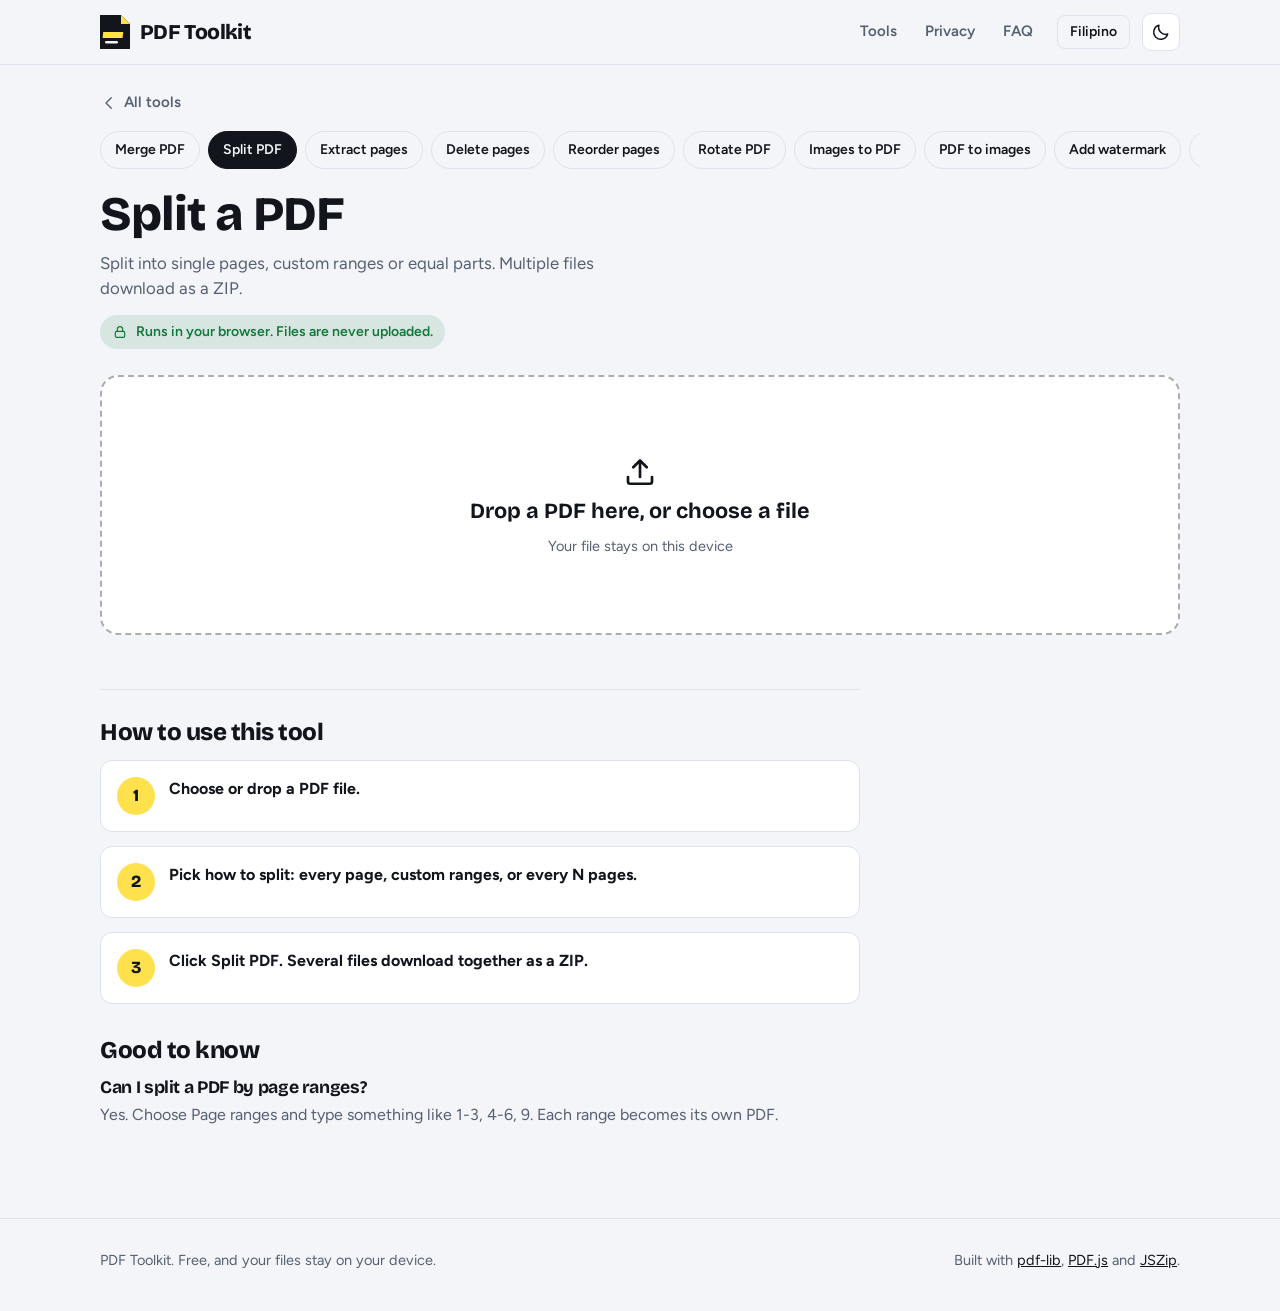
<file: split/index.html>
<!DOCTYPE html>
<html lang="en">
<head>
<meta charset="utf-8">
<meta http-equiv="Content-Security-Policy" content="default-src 'self'; script-src 'self'; style-src 'self'; img-src 'self' data: blob:; font-src 'self'; connect-src 'self'; worker-src 'self' blob:; object-src 'none'; base-uri 'self'; form-action 'none'">
<meta name="viewport" content="width=device-width, initial-scale=1, viewport-fit=cover">
<meta name="color-scheme" content="light dark">
<title>Split a PDF into pages or ranges: free and private | PDF Toolkit</title>
<meta name="description" content="Split a PDF into single pages, page ranges or equal parts for free. Files stay on your device and download as a ZIP.">
<meta property="og:type" content="website">
<meta property="og:site_name" content="PDF Toolkit">
<meta property="og:title" content="Split a PDF into pages or ranges: free and private | PDF Toolkit">
<meta property="og:description" content="Split a PDF into single pages, page ranges or equal parts for free. Files stay on your device and download as a ZIP.">
<meta name="twitter:card" content="summary">
<meta name="theme-color" content="#f3f5f9" media="(prefers-color-scheme: light)">
<meta name="theme-color" content="#0e1116" media="(prefers-color-scheme: dark)">
<link rel="manifest" href="../manifest.webmanifest">
<link rel="icon" type="image/png" sizes="32x32" href="../icons/favicon-32.png">
<link rel="icon" type="image/png" sizes="192x192" href="../icons/icon-192.png">
<link rel="apple-touch-icon" href="../icons/apple-touch-icon.png">
<link rel="preload" href="../fonts/bricolage-grotesque-latin-wght-normal.woff2" as="font" type="font/woff2" crossorigin>
<link rel="stylesheet" href="../css/style.css">
<script type="application/ld+json">{"@context":"https://schema.org","@type":"WebApplication","name":"Split PDF","description":"Split a PDF into single pages, page ranges or equal parts for free. Files stay on your device and download as a ZIP.","applicationCategory":"UtilitiesApplication","operatingSystem":"Any","browserRequirements":"Requires a modern web browser","offers":{"@type":"Offer","price":"0","priceCurrency":"USD"}}</script>
</head>
<body>
<noscript><div class="banner">PDF Toolkit needs JavaScript to process files in your browser.</div></noscript>
<div id="app">
<main class="wrap tool" id="main">
<a class="back" href="../">All tools</a>
<h1>Split a PDF</h1>
<p class="lede small">Split into single pages, custom ranges or equal parts. Multiple files download as a ZIP.</p>
<section class="tool-info">
<h2>How to use this tool</h2>
<ol class="steps">
<li><div><strong>Choose or drop a PDF file.</strong></div></li>
<li><div><strong>Pick how to split: every page, custom ranges, or every N pages.</strong></div></li>
<li><div><strong>Click Split PDF. Several files download together as a ZIP.</strong></div></li>
</ol>
<h2>Good to know</h2>
<h3>Can I split a PDF by page ranges?</h3>
<p class="sub">Yes. Choose Page ranges and type something like 1-3, 4-6, 9. Each range becomes its own PDF.</p>
</section>
</main>
</div>
<div id="toasts" aria-live="polite"></div>

<script src="../vendor/pdf-lib.min.js"></script>
<script src="../vendor/pdf.min.js"></script>
<script src="../vendor/jszip.min.js"></script>
<script src="../js/i18n.js"></script>
<script src="../js/lang/fil.js"></script>
<script src="../js/config.js"></script>
<script src="../js/tools-meta.js"></script>
<script src="../js/app.js"></script>
</body>
</html>
</file>
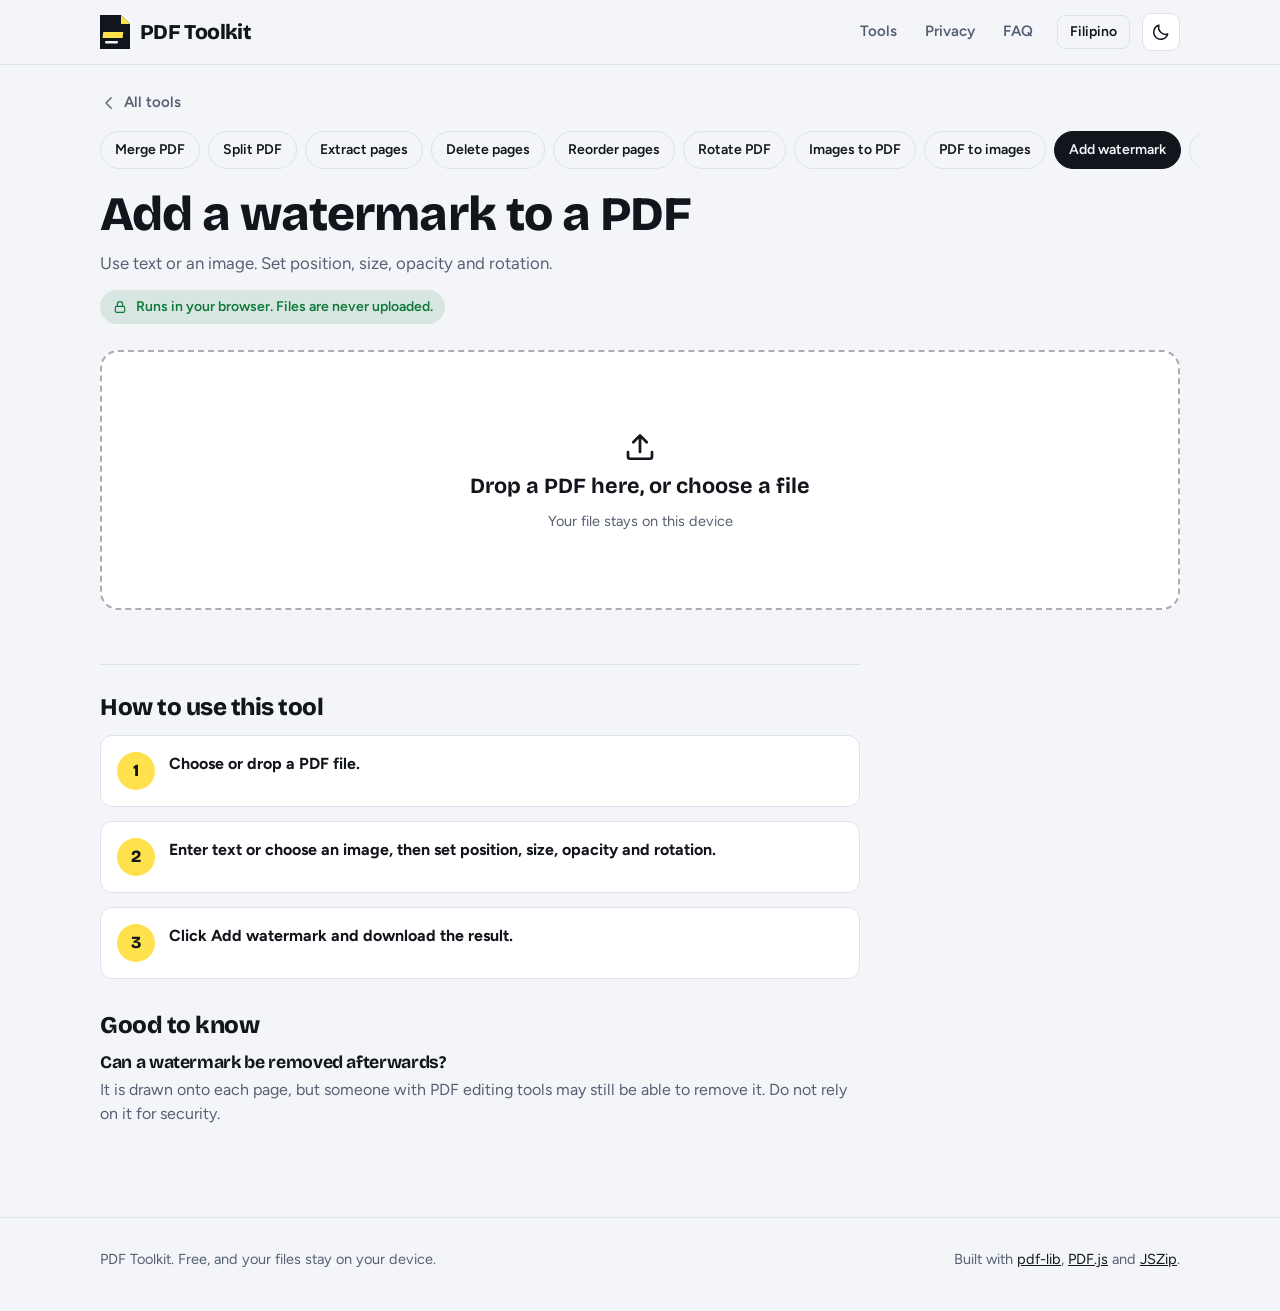
<file: watermark/index.html>
<!DOCTYPE html>
<html lang="en">
<head>
<meta charset="utf-8">
<meta http-equiv="Content-Security-Policy" content="default-src 'self'; script-src 'self'; style-src 'self'; img-src 'self' data: blob:; font-src 'self'; connect-src 'self'; worker-src 'self' blob:; object-src 'none'; base-uri 'self'; form-action 'none'">
<meta name="viewport" content="width=device-width, initial-scale=1, viewport-fit=cover">
<meta name="color-scheme" content="light dark">
<title>Add a text or image watermark to a PDF: free | PDF Toolkit</title>
<meta name="description" content="Stamp text or a logo on every page of a PDF. Live preview, free, and your file never leaves your device.">
<meta property="og:type" content="website">
<meta property="og:site_name" content="PDF Toolkit">
<meta property="og:title" content="Add a text or image watermark to a PDF: free | PDF Toolkit">
<meta property="og:description" content="Stamp text or a logo on every page of a PDF. Live preview, free, and your file never leaves your device.">
<meta name="twitter:card" content="summary">
<meta name="theme-color" content="#f3f5f9" media="(prefers-color-scheme: light)">
<meta name="theme-color" content="#0e1116" media="(prefers-color-scheme: dark)">
<link rel="manifest" href="../manifest.webmanifest">
<link rel="icon" type="image/png" sizes="32x32" href="../icons/favicon-32.png">
<link rel="icon" type="image/png" sizes="192x192" href="../icons/icon-192.png">
<link rel="apple-touch-icon" href="../icons/apple-touch-icon.png">
<link rel="preload" href="../fonts/bricolage-grotesque-latin-wght-normal.woff2" as="font" type="font/woff2" crossorigin>
<link rel="stylesheet" href="../css/style.css">
<script type="application/ld+json">{"@context":"https://schema.org","@type":"WebApplication","name":"Add watermark","description":"Stamp text or a logo on every page of a PDF. Live preview, free, and your file never leaves your device.","applicationCategory":"UtilitiesApplication","operatingSystem":"Any","browserRequirements":"Requires a modern web browser","offers":{"@type":"Offer","price":"0","priceCurrency":"USD"}}</script>
</head>
<body>
<noscript><div class="banner">PDF Toolkit needs JavaScript to process files in your browser.</div></noscript>
<div id="app">
<main class="wrap tool" id="main">
<a class="back" href="../">All tools</a>
<h1>Add a watermark to a PDF</h1>
<p class="lede small">Use text or an image. Set position, size, opacity and rotation.</p>
<section class="tool-info">
<h2>How to use this tool</h2>
<ol class="steps">
<li><div><strong>Choose or drop a PDF file.</strong></div></li>
<li><div><strong>Enter text or choose an image, then set position, size, opacity and rotation.</strong></div></li>
<li><div><strong>Click Add watermark and download the result.</strong></div></li>
</ol>
<h2>Good to know</h2>
<h3>Can a watermark be removed afterwards?</h3>
<p class="sub">It is drawn onto each page, but someone with PDF editing tools may still be able to remove it. Do not rely on it for security.</p>
</section>
</main>
</div>
<div id="toasts" aria-live="polite"></div>

<script src="../vendor/pdf-lib.min.js"></script>
<script src="../vendor/pdf.min.js"></script>
<script src="../vendor/jszip.min.js"></script>
<script src="../js/i18n.js"></script>
<script src="../js/lang/fil.js"></script>
<script src="../js/config.js"></script>
<script src="../js/tools-meta.js"></script>
<script src="../js/app.js"></script>
</body>
</html>
</file>
<file: css/style.css>
@font-face{font-family:'Bricolage Grotesque';font-style:normal;font-display:swap;font-weight:200 800;src:url(../fonts/bricolage-grotesque-latin-ext-wght-normal.woff2) format('woff2');unicode-range:U+0100-02BA,U+02BD-02C5,U+02C7-02CC,U+02CE-02D7,U+02DD-02FF,U+0304,U+0308,U+0329,U+1D00-1DBF,U+1E00-1E9F,U+1EF2-1EFF,U+2020,U+20A0-20AB,U+20AD-20C0,U+2113,U+2C60-2C7F,U+A720-A7FF}
@font-face{font-family:'Bricolage Grotesque';font-style:normal;font-display:swap;font-weight:200 800;src:url(../fonts/bricolage-grotesque-latin-wght-normal.woff2) format('woff2');unicode-range:U+0000-00FF,U+0131,U+0152-0153,U+02BB-02BC,U+02C6,U+02DA,U+02DC,U+0304,U+0308,U+0329,U+2000-206F,U+20AC,U+2122,U+2191,U+2193,U+2212,U+2215,U+FEFF,U+FFFD}
@font-face{font-family:'Figtree';font-style:normal;font-display:swap;font-weight:200 800;src:url(../fonts/figtree-latin-ext-wght-normal.woff2) format('woff2');unicode-range:U+0100-02BA,U+02BD-02C5,U+02C7-02CC,U+02CE-02D7,U+02DD-02FF,U+0304,U+0308,U+0329,U+1D00-1DBF,U+1E00-1E9F,U+1EF2-1EFF,U+2020,U+20A0-20AB,U+20AD-20C0,U+2113,U+2C60-2C7F,U+A720-A7FF}
@font-face{font-family:'Figtree';font-style:normal;font-display:swap;font-weight:200 800;src:url(../fonts/figtree-latin-wght-normal.woff2) format('woff2');unicode-range:U+0000-00FF,U+0131,U+0152-0153,U+02BB-02BC,U+02C6,U+02DA,U+02DC,U+0304,U+0308,U+0329,U+2000-206F,U+20AC,U+2122,U+2191,U+2193,U+2212,U+2215,U+FEFF,U+FFFD}

:root{
  --bg:#f3f5f9; --surface:#ffffff; --ink:#12151c; --muted:#556072; --line:#dde2ec;
  --hi:#ffe14d; --blue:#2f4fff; --danger:#c62f28; --ok:#12793b; --warn:#8a5a00;
  --sky:#cfe3ff; --mint:#c6f0da; --lilac:#ddd3ff; --stone:#e9ecf3; --fold:rgba(18,21,28,.13);
  --btn-bg:#12151c; --btn-fg:#ffffff;
  --shadow:0 8px 18px rgba(18,21,28,.13);
  box-sizing:border-box;
  padding-top:env(safe-area-inset-top,0px);
  padding-bottom:env(safe-area-inset-bottom,0px);
}
@media (prefers-color-scheme: dark){
  :root:not([data-theme="light"]){
    --bg:#0e1116; --surface:#181c24; --ink:#eef1f7; --muted:#a0abbd; --line:#2b313d;
    --blue:#8ea0ff; --danger:#ff7b73; --ok:#5fd28b; --warn:#f0c15a;
    --sky:#1b3350; --mint:#15382c; --lilac:#2d2858; --stone:#232936; --fold:rgba(255,255,255,.10);
    --btn-bg:#ffe14d; --btn-fg:#12151c; --shadow:0 8px 18px rgba(0,0,0,.45);
  }
}
:root[data-theme="dark"]{
  --bg:#0e1116; --surface:#181c24; --ink:#eef1f7; --muted:#a0abbd; --line:#2b313d;
  --blue:#8ea0ff; --danger:#ff7b73; --ok:#5fd28b; --warn:#f0c15a;
  --sky:#1b3350; --mint:#15382c; --lilac:#2d2858; --stone:#232936; --fold:rgba(255,255,255,.10);
  --btn-bg:#ffe14d; --btn-fg:#12151c; --shadow:0 8px 18px rgba(0,0,0,.45);
}
*,*::before,*::after{box-sizing:border-box}
html{scroll-padding-top:calc(env(safe-area-inset-top,0px) + 76px);-webkit-text-size-adjust:100%}
body{margin:0;background:var(--bg);color:var(--ink);font:400 16px/1.55 'Figtree',system-ui,-apple-system,'Segoe UI',Roboto,sans-serif;min-height:100vh}
h1,h2,h3{font-family:'Bricolage Grotesque','Figtree',system-ui,sans-serif;line-height:1.08;margin:0;letter-spacing:-.02em}
p{margin:0}
a{color:inherit}
button,input,select{font:inherit;color:inherit}
.sr-only{position:absolute;width:1px;height:1px;overflow:hidden;clip:rect(0 0 0 0);white-space:nowrap}
.wrap{max-width:1120px;margin:0 auto;padding:0 20px}
:focus-visible{outline:3px solid var(--blue);outline-offset:2px}
@media (prefers-reduced-motion:reduce){*{transition:none!important;animation:none!important}}

/* header */
.site-header{position:sticky;top:env(safe-area-inset-top,0px);z-index:30;background:var(--bg);border-bottom:1px solid var(--line)}
.site-header .wrap{display:flex;align-items:center;gap:18px;height:64px}
.logo{display:flex;align-items:center;gap:10px;text-decoration:none;font:800 21px/1 'Bricolage Grotesque',sans-serif;letter-spacing:-.03em;margin-right:auto}
.logo svg{display:block}
.site-header nav{display:flex;gap:4px}
.site-header nav a{padding:8px 12px;border-radius:8px;text-decoration:none;font-weight:600;font-size:15px;color:var(--muted)}
.site-header nav a:hover{color:var(--ink);background:var(--stone)}
.iconbtn{display:inline-grid;place-items:center;width:38px;height:38px;border-radius:9px;border:1px solid var(--line);background:var(--surface);cursor:pointer}
.iconbtn:hover{border-color:var(--ink)}
.iconbtn:disabled{opacity:.35;cursor:not-allowed}
.ico{display:inline-flex;flex:none}

/* buttons */
.btn{display:inline-flex;align-items:center;justify-content:center;gap:8px;font:600 15px/1.1 'Figtree',sans-serif;padding:13px 20px;border-radius:10px;border:2px solid var(--ink);background:transparent;color:var(--ink);cursor:pointer;text-decoration:none;transition:transform .12s ease}
.btn:hover{transform:translateY(-1px)}
.btn.primary{background:var(--btn-bg);color:var(--btn-fg);border-color:var(--btn-bg)}
.btn.hi{background:var(--hi);color:#12151c;border-color:#12151c}
.btn.small{padding:8px 12px;font-size:14px;border-radius:8px;border-width:1.5px}
.btn.ghost{border-color:var(--line)}
.btn.ghost:hover{border-color:var(--ink)}
.btn:disabled{opacity:.4;cursor:not-allowed;transform:none}

/* hero */
.hero{display:grid;grid-template-columns:1.1fr .9fr;gap:36px;align-items:center;padding-top:60px;padding-bottom:36px}
.hero h1{font-size:clamp(2.5rem,6.2vw,4.5rem);font-weight:800;max-width:12ch}
.lede{font-size:clamp(1.05rem,2vw,1.25rem);color:var(--muted);max-width:52ch;margin-top:20px;line-height:1.5}
.lede.small{font-size:1.05rem;margin-top:10px}
.cta{display:flex;flex-wrap:wrap;gap:12px;margin-top:28px}
.hero-art{position:relative;height:390px;min-width:0}
.sheet-wrap{position:absolute;filter:drop-shadow(0 10px 14px rgba(18,21,28,.16))}
.sheet{width:250px;height:330px;padding:28px 22px;display:flex;flex-direction:column;gap:12px;clip-path:polygon(0 0,calc(100% - 36px) 0,100% 36px,100% 100%,0 100%);position:relative}
.sheet::after{content:"";position:absolute;top:0;right:0;width:36px;height:36px;background:linear-gradient(to top right,var(--fold) 50%,transparent 50%)}
.sheet i{display:block;height:8px;border-radius:4px;background:rgba(18,21,28,.16)}
:root[data-theme="dark"] .sheet i{background:rgba(255,255,255,.2)}
@media (prefers-color-scheme: dark){:root:not([data-theme="light"]) .sheet i{background:rgba(255,255,255,.2)}}
.sw1{left:0;top:40px;transform:rotate(-7deg)}.sw1 .sheet{background:var(--sky)}
.sw2{left:70px;top:14px;transform:rotate(4deg)}.sw2 .sheet{background:var(--mint)}
.sw3{left:136px;top:44px;transform:rotate(-1.5deg)}.sw3 .sheet{background:var(--surface)}
.sheet b{font:800 19px/1.1 'Bricolage Grotesque',sans-serif;letter-spacing:-.02em;margin-bottom:6px}
.sheet .hl{position:relative;height:8px}
.sheet .hl::before{content:"";position:absolute;left:-8px;right:12%;top:-7px;bottom:-7px;background:var(--hi);transform:skewX(-6deg);opacity:.95}
.sheet .hl i{position:relative;background:#12151c!important}
.stamp{position:absolute;right:2px;bottom:34px;background:var(--ink);color:var(--bg);padding:11px 16px;border-radius:999px;font-weight:700;font-size:14px;display:flex;gap:8px;align-items:center;transform:rotate(-4deg);box-shadow:var(--shadow)}

/* sections */
.section{padding-top:54px;padding-bottom:10px}
.section h2{font-size:clamp(1.8rem,4vw,2.6rem);font-weight:800}
.section .sub{color:var(--muted);margin-top:10px;max-width:60ch}
.chips{display:flex;flex-wrap:wrap;gap:8px;margin:22px 0 22px}
.chip{display:inline-flex;align-items:center;padding:7px 14px;border-radius:999px;border:1.5px solid var(--line);background:transparent;font-weight:600;font-size:14px;cursor:pointer;text-decoration:none;white-space:nowrap;color:var(--ink)}
.chip:hover{border-color:var(--ink)}
.chip.on{background:var(--ink);color:var(--bg);border-color:var(--ink)}
.grid{display:grid;grid-template-columns:repeat(auto-fill,minmax(230px,1fr));gap:18px}
.tile{position:relative;display:flex;flex-direction:column;gap:8px;padding:20px 20px 18px;min-height:158px;background:var(--tint);color:var(--ink);text-decoration:none;clip-path:polygon(0 0,calc(100% - 30px) 0,100% 30px,100% 100%,0 100%);transition:transform .15s ease}
.tile::after{content:"";position:absolute;top:0;right:0;width:30px;height:30px;background:linear-gradient(to top right,var(--fold) 50%,transparent 50%)}
.tile:hover{transform:translateY(-3px) rotate(-.4deg)}
.tile:focus-visible{outline-offset:-4px}
.tile h3{font-size:1.3rem;font-weight:700;margin-top:8px}
.tile p{font-size:14.5px;line-height:1.4;opacity:.86}
.tile[hidden]{display:none}
.split{display:grid;grid-template-columns:1fr 1fr;gap:40px;align-items:start}
.steps{margin:0;padding:0;list-style:none;counter-reset:s;display:grid;gap:14px}
.steps li{counter-increment:s;display:grid;grid-template-columns:38px 1fr;gap:14px;align-items:start;background:var(--surface);border:1px solid var(--line);border-radius:12px;padding:16px}
.steps li::before{content:counter(s);display:grid;place-items:center;width:38px;height:38px;border-radius:50%;background:var(--hi);color:#12151c;font:800 17px 'Bricolage Grotesque',sans-serif}
.steps strong{display:block}
.steps span{color:var(--muted);font-size:15px}
.soon{display:grid;grid-template-columns:repeat(auto-fit,minmax(230px,1fr));gap:16px;margin-top:22px}
.soon > div{border:2px dashed var(--line);border-radius:12px;padding:18px}
.soon h3{font-size:1.1rem;font-weight:700;margin-bottom:6px}
.soon p{color:var(--muted);font-size:14.5px}
details.faq{border-bottom:1px solid var(--line);padding:16px 0}
details.faq summary{cursor:pointer;font-weight:700;font-size:1.05rem;list-style:none;display:flex;justify-content:space-between;gap:14px}
details.faq summary::-webkit-details-marker{display:none}
details.faq summary::after{content:"+";font-size:1.4rem;line-height:1;color:var(--muted)}
details.faq[open] summary::after{content:"\2212"}
details.faq p{color:var(--muted);margin-top:10px;max-width:70ch}
.faqs{margin-top:18px;border-top:1px solid var(--line)}
footer{margin-top:70px;border-top:1px solid var(--line);padding:30px 0 40px;color:var(--muted);font-size:14.5px}
footer .wrap{display:flex;flex-wrap:wrap;gap:12px 30px;justify-content:space-between}
footer a{color:var(--ink)}

/* tool pages */
.tool{padding-top:22px;padding-bottom:20px}
.back{display:inline-flex;align-items:center;gap:6px;text-decoration:none;font-weight:600;color:var(--muted);font-size:15px;padding:4px 0}
.back:hover{color:var(--ink)}
.toolnav{display:flex;gap:8px;overflow-x:auto;padding:12px 0 14px;margin:0 -20px;padding-left:20px;padding-right:20px;scrollbar-width:thin}
.tool h1{font-size:clamp(2rem,5vw,3rem);font-weight:800;margin-top:6px}
.privacy-note{display:inline-flex;align-items:center;gap:8px;margin-top:14px;font-size:14px;font-weight:600;color:var(--ok);background:color-mix(in srgb,var(--ok) 12%,transparent);padding:6px 12px;border-radius:999px}
.tool-body{margin-top:26px}
.drop{display:flex;flex-direction:column;align-items:center;justify-content:center;gap:10px;text-align:center;min-height:260px;padding:30px;border:2.5px dashed color-mix(in srgb,var(--ink) 35%,transparent);border-radius:18px;background:var(--surface);cursor:pointer;transition:background .15s,border-color .15s}
.drop:hover,.drop.over,.drop:focus-within{border-color:var(--ink);background:color-mix(in srgb,var(--hi) 22%,var(--surface))}
.drop:focus-within{outline:3px solid var(--blue);outline-offset:2px}
.drop-title{font:700 1.35rem/1.2 'Bricolage Grotesque',sans-serif}
.drop-hint{color:var(--muted);font-size:14.5px}
.drop.compact{min-height:0;flex-direction:row;padding:14px 18px;border-radius:12px;gap:10px;justify-content:center}
.drop.compact .drop-title{font:600 15px 'Figtree',sans-serif}
.loading{display:flex;align-items:center;justify-content:center;gap:12px;min-height:200px;color:var(--muted);font-weight:600}
.spin{width:22px;height:22px;border-radius:50%;border:3px solid var(--line);border-top-color:var(--ink);animation:spin .8s linear infinite}
@keyframes spin{to{transform:rotate(360deg)}}
.filebar{display:flex;align-items:center;gap:14px;background:var(--surface);border:1px solid var(--line);border-radius:12px;padding:12px 14px;margin-bottom:18px}
.fb-main{display:flex;flex-direction:column;min-width:0;margin-right:auto}
.fb-name{overflow:hidden;text-overflow:ellipsis;white-space:nowrap}
.fb-meta{font-size:13.5px;color:var(--muted)}
.panel{background:var(--surface);border:1px solid var(--line);border-radius:14px;padding:18px;margin-bottom:18px}
.opts{display:grid;grid-template-columns:repeat(auto-fit,minmax(240px,1fr));gap:18px 24px}
.field{display:flex;flex-direction:column;gap:7px;min-width:0}
.flabel{font-weight:700;font-size:14.5px}
.fhint{font-size:13.5px;color:var(--muted)}
.input,select.input{width:100%;padding:10px 12px;border:1.5px solid var(--line);border-radius:9px;background:var(--bg);min-height:42px}
.input:focus{border-color:var(--ink)}
input[type=color].input{padding:3px;height:42px;cursor:pointer}
input[type=range]{width:100%;accent-color:var(--blue)}
.rangerow{display:flex;align-items:center;gap:12px}
.rangerow output{min-width:52px;text-align:right;font-variant-numeric:tabular-nums;font-weight:600}
.seg{display:flex;flex-wrap:wrap;gap:6px}
.seg input{position:absolute;opacity:0;pointer-events:none}
.seg label{padding:8px 14px;border:1.5px solid var(--line);border-radius:9px;cursor:pointer;font-weight:600;font-size:14.5px;background:var(--bg)}
.seg label:hover{border-color:var(--ink)}
.seg input:checked + label{background:var(--ink);color:var(--bg);border-color:var(--ink)}
.seg input:focus-visible + label{outline:3px solid var(--blue);outline-offset:2px}
.note{font-size:14px;color:var(--muted);display:flex;gap:8px;align-items:flex-start}
.note.warn{color:var(--warn)}
.hidden{display:none!important}
.actionbar{position:sticky;bottom:env(safe-area-inset-bottom,0px);display:flex;align-items:center;justify-content:space-between;gap:14px;flex-wrap:wrap;background:var(--bg);border-top:1px solid var(--line);padding:14px 0;margin-top:18px;z-index:10}
.actionbar .sum{font-weight:600;color:var(--muted);font-size:15px}
.actionbar .sum.err{color:var(--danger)}
.prog{background:var(--surface);border:1px solid var(--line);border-radius:12px;padding:14px 16px;margin-top:14px}
.prog-top{display:flex;justify-content:space-between;align-items:center;gap:12px;margin-bottom:10px;font-weight:600}
.prog-track{height:10px;border-radius:6px;background:var(--stone);overflow:hidden}
.prog-fill{height:100%;width:0;background:var(--blue);transition:width .15s ease}

/* page grid */
.pgtools{display:flex;flex-wrap:wrap;gap:8px;align-items:center;margin-bottom:14px}
.pgtools .grow{flex:1;min-width:8px}
.pgtools .input{width:190px}
.pgrid{display:grid;grid-template-columns:repeat(auto-fill,minmax(128px,1fr));gap:14px}
.pg{position:relative;background:var(--surface);border:2px solid var(--line);border-radius:12px;padding:8px;display:flex;flex-direction:column;gap:6px;user-select:none;-webkit-user-select:none}
.pg[role=checkbox]{cursor:pointer}
.pg[role=checkbox]:hover{border-color:var(--muted)}
.pg.sel{border-color:var(--blue);box-shadow:0 0 0 2px var(--blue)}
.pg.sel.danger{border-color:var(--danger);box-shadow:0 0 0 2px var(--danger)}
.pg.dragging{opacity:.4}
.pg.drop-before{box-shadow:-6px 0 0 0 var(--blue)}
.pg.drop-after{box-shadow:6px 0 0 0 var(--blue)}
.pg[draggable=true]{cursor:grab}
.pg-thumb,.rthumb{position:relative;overflow:hidden;background:var(--stone);border-radius:6px}
.pg-thumb{aspect-ratio:3/4}
.pg-thumb canvas,.rthumb canvas{position:absolute;left:50%;top:50%;transform:translate(-50%,-50%);background:#fff;box-shadow:0 1px 4px rgba(0,0,0,.3);opacity:0;transition:opacity .2s,transform .25s}
.pg-thumb canvas.ready,.rthumb canvas.ready{opacity:1}
.pg-badge{position:absolute;top:-9px;left:-9px;min-width:24px;height:24px;padding:0 6px;border-radius:12px;background:var(--ink);color:var(--bg);font-size:12.5px;font-weight:700;display:grid;place-items:center;z-index:2}
.pg.sel .pg-badge{background:var(--blue);color:#fff}
.pg.sel.danger .pg-badge{background:var(--danger);color:#fff}
.pg.sel.danger .pg-thumb::after{content:"";position:absolute;inset:0;background:repeating-linear-gradient(45deg,rgba(198,47,40,.28) 0 8px,transparent 8px 16px);z-index:1}
.pg-label{font-size:13px;text-align:center;color:var(--muted)}
.pg-ctrls{display:flex;justify-content:center;gap:6px}
.pg-ctrls .iconbtn{width:34px;height:34px}
.flip svg{transform:scaleX(-1)}

/* rows */
.rows{display:flex;flex-direction:column;gap:10px;margin-bottom:14px}
.row{display:flex;align-items:center;gap:12px;background:var(--surface);border:1px solid var(--line);border-radius:12px;padding:10px 12px}
.row[draggable=true]{cursor:grab}
.row.dragging{opacity:.4}
.row.drop-before{box-shadow:0 -4px 0 0 var(--blue)}
.row.drop-after{box-shadow:0 4px 0 0 var(--blue)}
.row.bad{border-color:var(--danger)}
.rthumb{width:52px;height:68px;flex:none}
.rinfo{display:flex;flex-direction:column;min-width:0;margin-right:auto}
.rname{font-weight:600;overflow:hidden;text-overflow:ellipsis;white-space:nowrap}
.rmeta{font-size:13.5px;color:var(--muted)}
.rmeta.err{color:var(--danger)}
.rbtns{display:flex;gap:6px;flex:none}

/* result */
.result{background:var(--surface);border:1px solid var(--line);border-radius:16px;padding:28px}
.result h2{font-size:1.9rem;font-weight:800;display:flex;gap:12px;align-items:center}
.result .okdot{display:inline-grid;place-items:center;width:36px;height:36px;border-radius:50%;background:var(--ok);color:#fff;flex:none}
.result .stats{color:var(--muted);margin-top:10px;font-weight:500}
.result .stats.warn{color:var(--warn)}
.result .btns{display:flex;flex-wrap:wrap;gap:12px;margin-top:22px}
.keep{margin-top:26px;padding-top:20px;border-top:1px solid var(--line)}
.keep p{font-weight:700;margin-bottom:10px}
.gallery{display:grid;grid-template-columns:repeat(auto-fill,minmax(150px,1fr));gap:14px;margin-top:24px}
.gcard{border:1px solid var(--line);border-radius:10px;padding:8px;display:flex;flex-direction:column;gap:8px;background:var(--bg)}
.gcard canvas{width:100%;height:auto;background:#fff;border-radius:4px;display:block}
.gcard small{font-size:12.5px;color:var(--muted);overflow:hidden;text-overflow:ellipsis;white-space:nowrap}
.preview{display:grid;place-items:center;background:var(--stone);border-radius:12px;padding:16px}
.preview .pv{position:relative;box-shadow:0 2px 10px rgba(0,0,0,.3);line-height:0}
.preview canvas{display:block;background:#fff}
.preview canvas.ov{position:absolute;inset:0;background:transparent}
.wmgrid{display:grid;grid-template-columns:1fr 380px;gap:20px;align-items:start}
.wmgrid > div:last-child{position:sticky;top:calc(env(safe-area-inset-top,0px) + 80px)}

#toasts{position:fixed;left:50%;transform:translateX(-50%);bottom:calc(env(safe-area-inset-bottom,0px) + 90px);display:flex;flex-direction:column;gap:8px;z-index:100;width:min(92vw,460px);pointer-events:none}
.toast{background:var(--ink);color:var(--bg);padding:12px 16px;border-radius:10px;font-weight:600;font-size:14.5px;box-shadow:var(--shadow);transition:opacity .4s}
.toast.error{background:var(--danger);color:#fff}
.toast.warn{background:var(--hi);color:#12151c}
.toast.out{opacity:0}
.banner{background:var(--danger);color:#fff;padding:12px 20px;text-align:center;font-weight:600}

@media (max-width:860px){
  .hero{grid-template-columns:1fr;padding-top:34px}
  .hero-art{height:360px;transform:scale(.9);transform-origin:left top;margin-bottom:-20px}
  .split{grid-template-columns:1fr}
  .wmgrid{grid-template-columns:1fr}
  .wmgrid > div:last-child{position:static;order:-1}
}
@media (max-width:560px){
  .site-header nav{display:none}
  .site-header .wrap{gap:10px}
  .install-btn .txt{display:none}
  .hero-art{height:330px;transform:scale(.8)}
  .pgrid{grid-template-columns:repeat(auto-fill,minmax(104px,1fr));gap:10px}
  .result{padding:20px}
  .pgtools .input{width:100%}
}

/* extras */
.site-header .wrap{gap:12px}
#install-slot:empty{display:none}
.langbtn{white-space:nowrap}
.tool-info{margin-top:54px;padding-top:30px;border-top:1px solid var(--line);max-width:760px}
.tool-info h2{font-size:1.5rem;font-weight:800;margin-bottom:14px}
.tool-info h2:not(:first-child){margin-top:34px}
.tool-info h3{font-size:1.1rem;font-weight:700;margin-bottom:6px}
.tool-info .sub{color:var(--muted)}
footer a.support{font-weight:700}
.tint-sky{--tint:var(--sky)}.tint-mint{--tint:var(--mint)}.tint-lilac{--tint:var(--lilac)}
</file>
